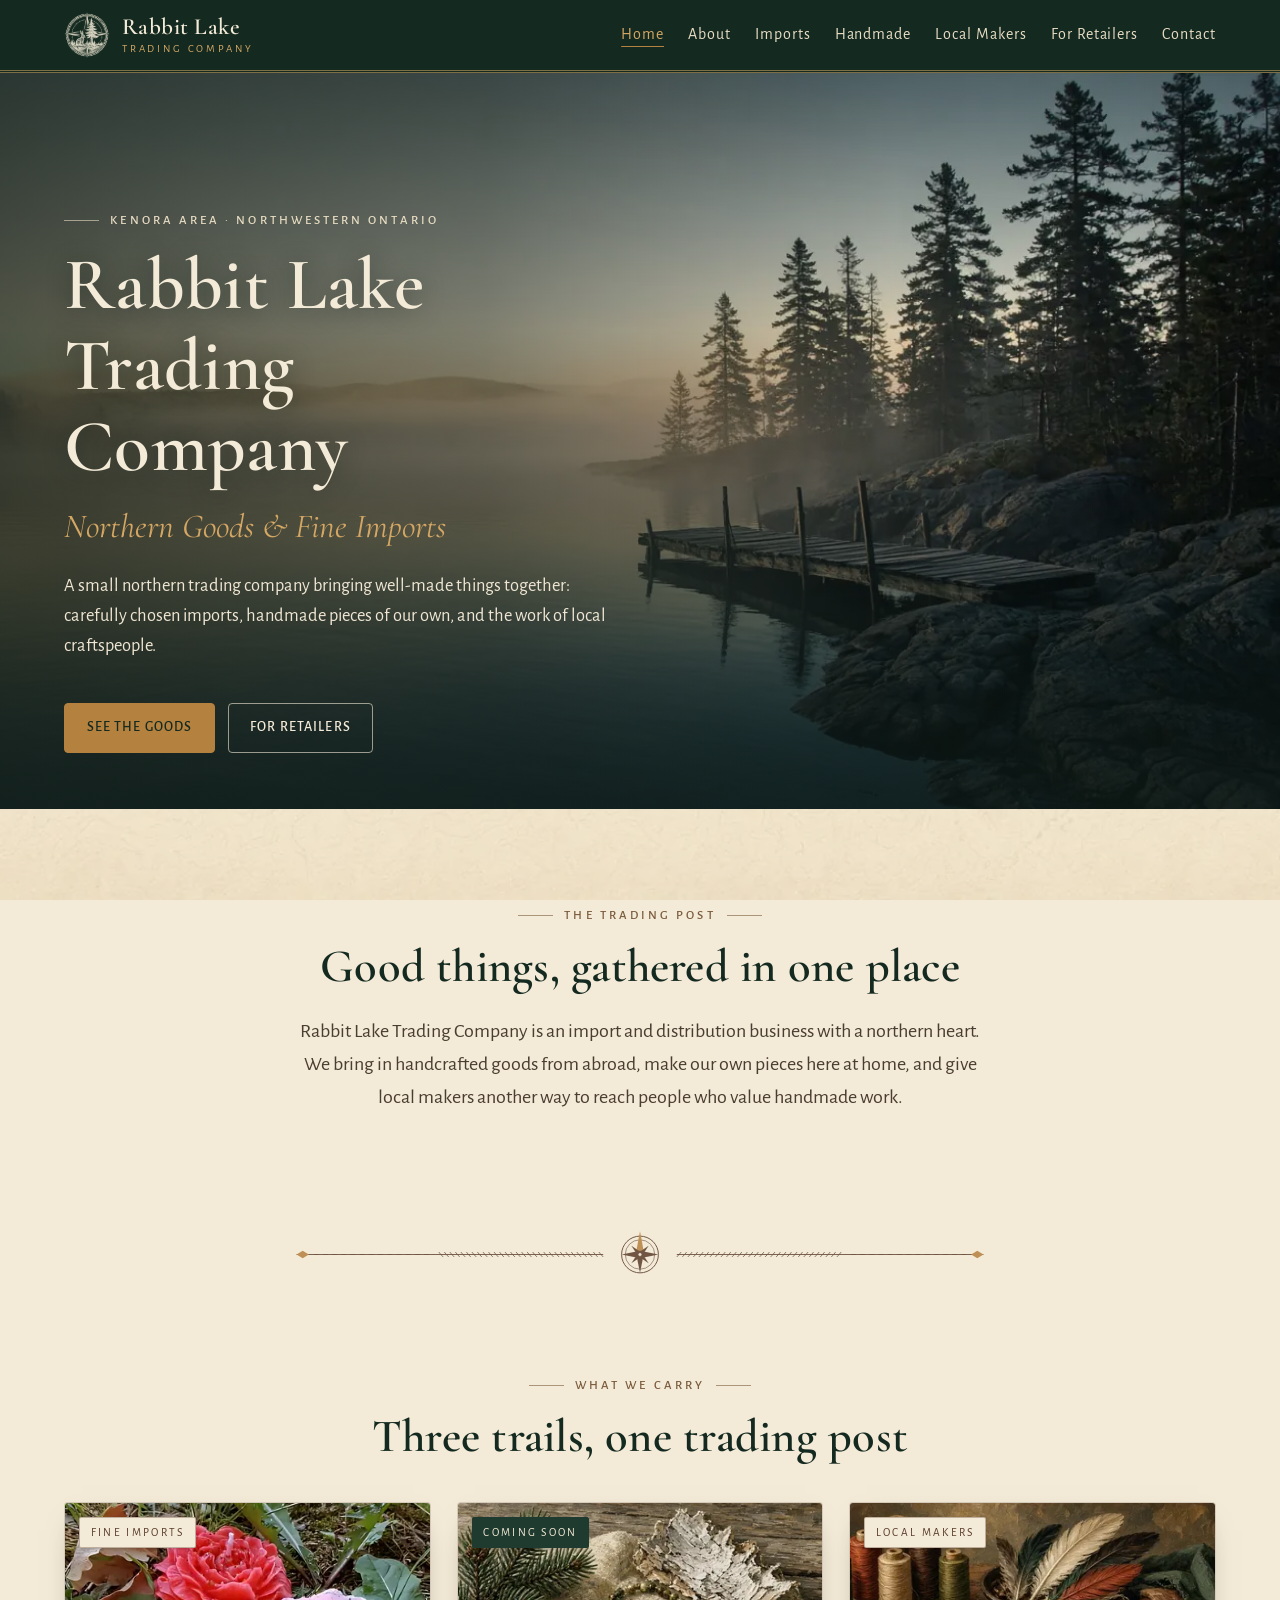
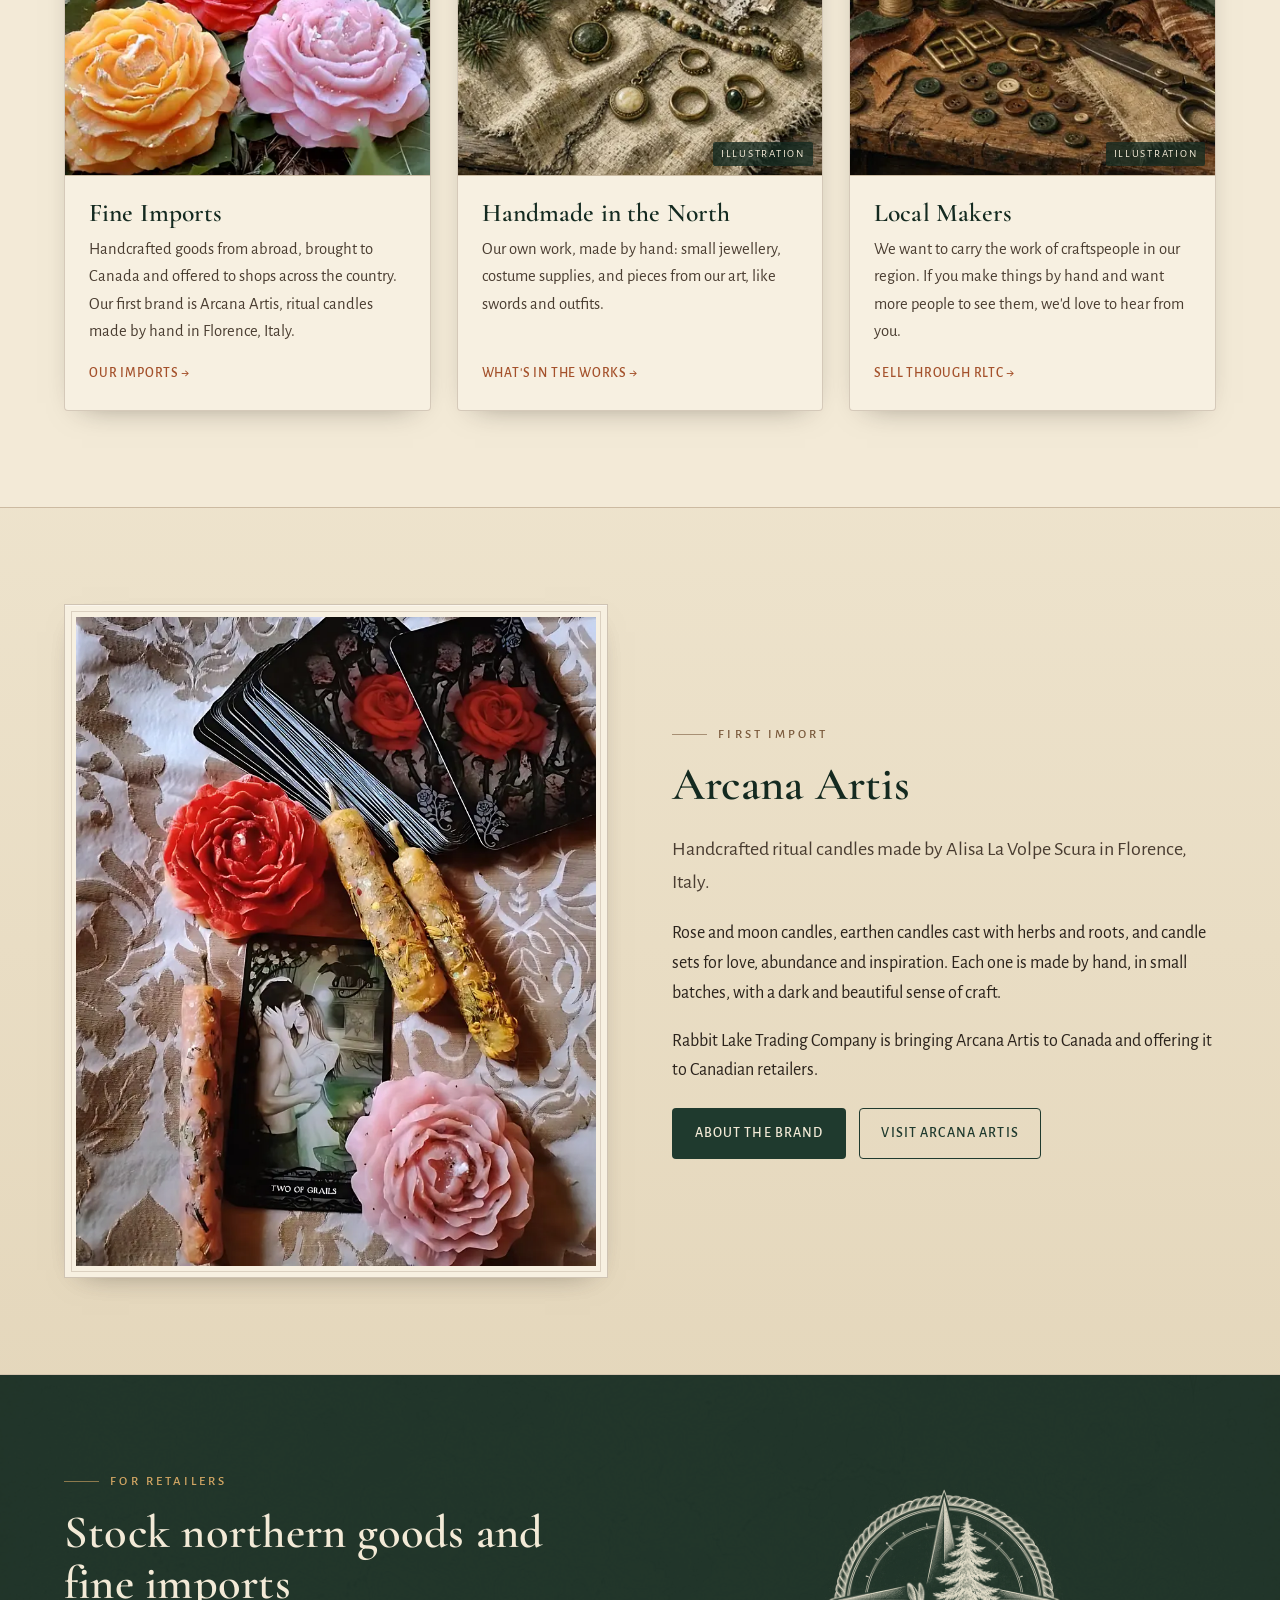
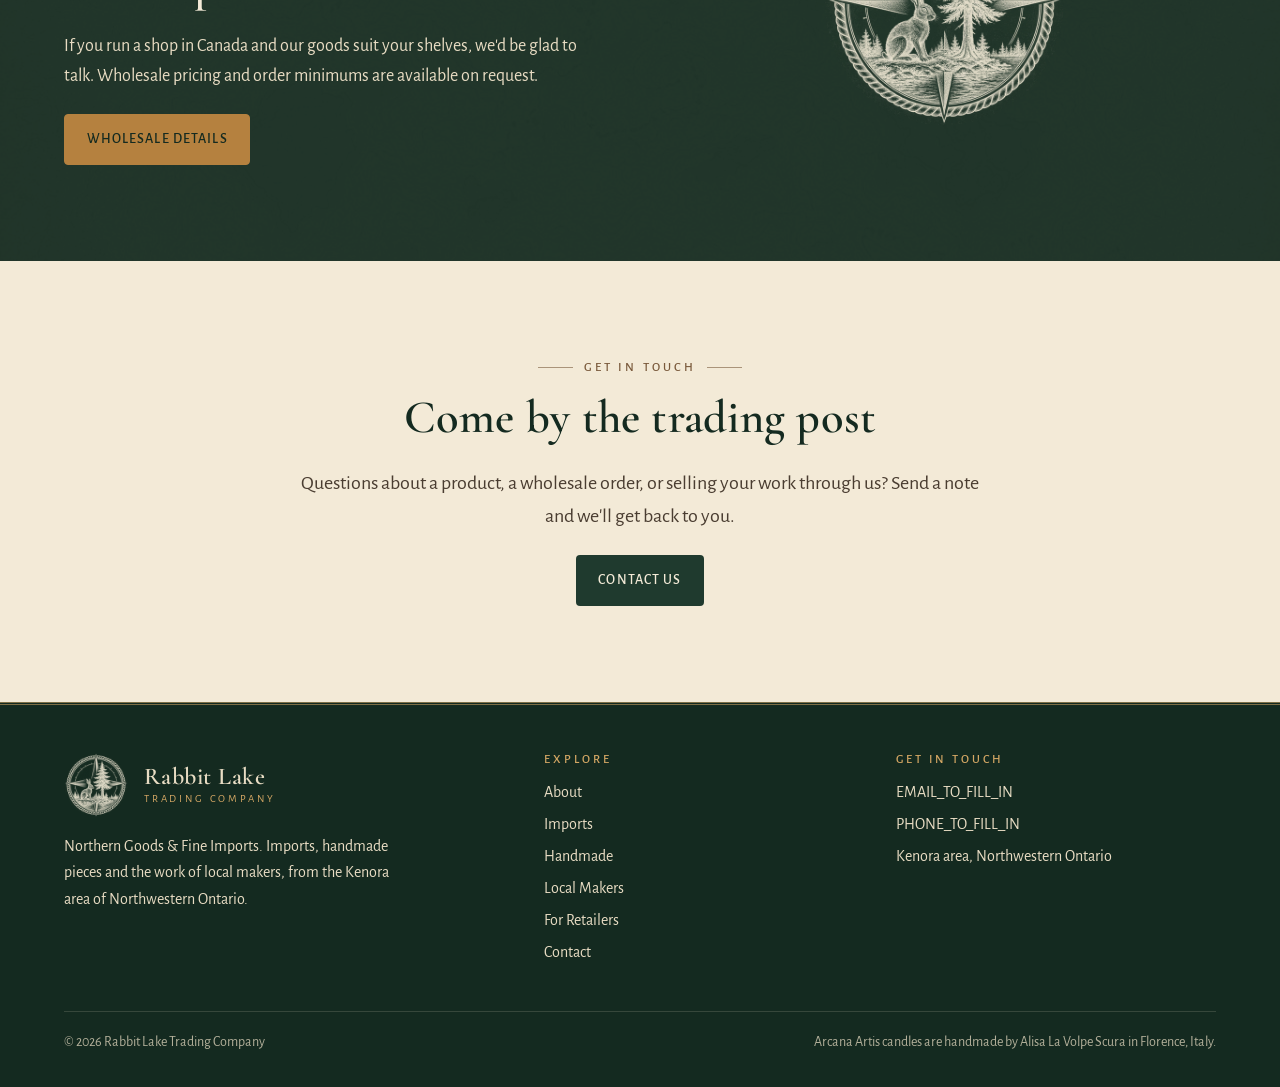
<file: index.html>
<!doctype html>
<html lang="en-CA" class="no-js">
<head>
<meta charset="utf-8">

<meta name="viewport" content="width=device-width, initial-scale=1">
<title>Rabbit Lake Trading Company | Northern Goods &amp; Fine Imports</title>
<meta name="description" content="Rabbit Lake Trading Company: northern goods and fine imports from the Kenora area of Northwestern Ontario. Imports, handmade goods and local makers, for retailers and customers across Canada.">
<link rel="canonical" href="https://keenanhutka.github.io/RLTC/">
<meta name="theme-color" content="#142a20">
<meta property="og:type" content="website">
<meta property="og:site_name" content="Rabbit Lake Trading Company">
<meta property="og:title" content="Rabbit Lake Trading Company | Northern Goods &amp; Fine Imports">
<meta property="og:description" content="Rabbit Lake Trading Company: northern goods and fine imports from the Kenora area of Northwestern Ontario. Imports, handmade goods and local makers, for retailers and customers across Canada.">
<meta property="og:url" content="https://keenanhutka.github.io/RLTC/">
<meta property="og:image" content="https://keenanhutka.github.io/RLTC/assets/img/og-image.jpg">
<meta property="og:image:width" content="1200">
<meta property="og:image:height" content="630">
<meta property="og:image:alt" content="Rabbit Lake Trading Company emblem over a misty northern lake at dawn">
<meta property="og:locale" content="en_CA">
<meta name="twitter:card" content="summary_large_image">
<link rel="icon" href="favicon.ico" sizes="any">
<link rel="icon" href="favicon-96.png" type="image/png" sizes="96x96">
<link rel="apple-touch-icon" href="apple-touch-icon.png">
<link rel="manifest" href="site.webmanifest">
<link rel="preload" href="assets/fonts/cormorant-garamond.woff2" as="font" type="font/woff2" crossorigin>
<link rel="preload" href="assets/fonts/alegreya-sans-regular.woff2" as="font" type="font/woff2" crossorigin>
<link rel="stylesheet" href="assets/css/style.css">
<script>document.documentElement.className="js";</script>
<script src="assets/js/main.js" defer></script>
</head>
<body>
<a class="skip" href="#main">Skip to content</a>
<header class="site-header">
  <div class="wrap">
    <a class="brand" href="index.html" aria-label="Rabbit Lake Trading Company, home">
      <picture><source srcset="assets/img/emblem-cream-160.webp" type="image/webp"><img src="assets/img/emblem-cream-160.png" alt="" width="46" height="46"></picture>
      <span class="brand-text"><span class="brand-name">Rabbit Lake</span><span class="brand-sub">Trading Company</span></span>
    </a>
    <button class="nav-toggle" type="button" aria-expanded="false" aria-controls="site-nav"><span class="bars" aria-hidden="true"></span>Menu</button>
    <nav class="site-nav" id="site-nav" aria-label="Main"><ul><li><a href="index.html" aria-current="page">Home</a></li><li><a href="about.html">About</a></li><li><a href="imports.html">Imports</a></li><li><a href="handmade.html">Handmade</a></li><li><a href="makers.html">Local Makers</a></li><li><a href="retailers.html">For Retailers</a></li><li><a href="contact.html">Contact</a></li></ul></nav>
  </div>
</header>
<main id="main">
<section class="hero">
  <picture>
    <source media="(max-width: 40rem)" srcset="assets/img/hero-lake-portrait.webp" type="image/webp">
    <source media="(max-width: 40rem)" srcset="assets/img/hero-lake-portrait.jpg">
    <source srcset="assets/img/hero-lake-960.webp 960w, assets/img/hero-lake.webp 1280w" sizes="100vw" type="image/webp">
    <img src="assets/img/hero-lake.jpg" srcset="assets/img/hero-lake-960.jpg 960w, assets/img/hero-lake.jpg 1280w" sizes="100vw" alt="" width="1280" height="720" fetchpriority="high">
  </picture>
  <div class="wrap hero-inner">
    <p class="eyebrow left">Kenora area &middot; Northwestern Ontario</p>
    <h1>Rabbit Lake Trading Company</h1>
    <p class="tagline">Northern Goods &amp; Fine Imports</p>
    <p class="intro">A small northern trading company bringing well-made things together: carefully chosen imports, handmade pieces of our own, and the work of local craftspeople.</p>
    <div class="btns">
      <a class="btn btn-brass" href="imports.html">See the goods</a>
      <a class="btn btn-ghost" href="retailers.html">For retailers</a>
    </div>
  </div>
</section>

<section class="section">
  <div class="wrap narrow center">
    <p class="eyebrow">The trading post</p>
    <h2>Good things, gathered in one place</h2>
    <p class="lead">Rabbit Lake Trading Company is an import and distribution business with a northern heart. We bring in handcrafted goods from abroad, make our own pieces here at home, and give local makers another way to reach people who value handmade work.</p>
  </div>
</section>

<img class="divider" src="assets/img/divider-compass.svg" alt="" width="1200" height="80" aria-hidden="true">

<section class="section">
  <div class="wrap">
    <div class="center narrow" style="margin-bottom:2.5rem">
      <p class="eyebrow">What we carry</p>
      <h2>Three trails, one trading post</h2>
    </div>
    <div class="grid grid-3">
      <article class="card">
        <div class="media"><picture><source srcset="assets/img/arcana-roses-outdoor-450.webp" type="image/webp"><img src="assets/img/arcana-roses-outdoor-450.jpg" alt="Arcana Artis rose candles in peach and pink, set among green leaves" width="450" height="450" loading="lazy" decoding="async"></picture></div>
        <span class="tag">Fine imports</span>
        <div class="body">
          <h3>Fine Imports</h3>
          <p>Handcrafted goods from abroad, brought to Canada and offered to shops across the country. Our first brand is Arcana Artis, ritual candles made by hand in Florence, Italy.</p>
          <a class="more" href="imports.html">Our imports</a>
        </div>
      </article>
      <article class="card">
        <div class="media"><picture><source srcset="assets/img/soon-jewelry-400.webp" type="image/webp"><img src="assets/img/soon-jewelry-400.jpg" alt="Illustration of handmade pendants and rings on rough linen with a pine bough" width="400" height="300" loading="lazy" decoding="async"></picture><span class="media-note">Illustration</span></div>
        <span class="tag soon">Coming soon</span>
        <div class="body">
          <h3>Handmade in the North</h3>
          <p>Our own work, made by hand: small jewellery, costume supplies, and pieces from our art, like swords and outfits.</p>
          <a class="more" href="handmade.html">What's in the works</a>
        </div>
      </article>
      <article class="card">
        <div class="media"><picture><source srcset="assets/img/soon-costume-400.webp" type="image/webp"><img src="assets/img/soon-costume-400.jpg" alt="Illustration of thread spools, feathers, buttons, buckles and fabric on a workbench" width="400" height="300" loading="lazy" decoding="async"></picture><span class="media-note">Illustration</span></div>
        <span class="tag">Local makers</span>
        <div class="body">
          <h3>Local Makers</h3>
          <p>We want to carry the work of craftspeople in our region. If you make things by hand and want more people to see them, we'd love to hear from you.</p>
          <a class="more" href="makers.html">Sell through RLTC</a>
        </div>
      </article>
    </div>
  </div>
</section>

<section class="section canvas-band">
  <div class="wrap split">
    <div class="frame">
      <picture><source srcset="assets/img/arcana-love-candles.webp" type="image/webp"><img src="assets/img/arcana-love-candles.jpg" alt="Arcana Artis rose candle and herb-rolled tapers arranged with tarot cards on an embroidered cloth" width="900" height="1125" loading="lazy" decoding="async"></picture>
    </div>
    <div>
      <p class="eyebrow left">First import</p>
      <h2>Arcana Artis</h2>
      <p class="lead">Handcrafted ritual candles made by Alisa La Volpe Scura in Florence, Italy.</p>
      <p>Rose and moon candles, earthen candles cast with herbs and roots, and candle sets for love, abundance and inspiration. Each one is made by hand, in small batches, with a dark and beautiful sense of craft.</p>
      <p>Rabbit Lake Trading Company is bringing Arcana Artis to Canada and offering it to Canadian retailers.</p>
      <div class="btns">
        <a class="btn btn-pine" href="imports.html">About the brand</a>
        <a class="btn btn-line" href="https://keenanhutka.github.io/Arcanaartis/" rel="noopener">Visit Arcana Artis</a>
      </div>
    </div>
  </div>
</section>

<section class="section pine-band">
  <div class="wrap split">
    <div>
      <p class="eyebrow left">For retailers</p>
      <h2>Stock northern goods and fine imports</h2>
      <p>If you run a shop in Canada and our goods suit your shelves, we'd be glad to talk. Wholesale pricing and order minimums are available on request.</p>
      <div class="btns"><a class="btn btn-brass" href="retailers.html">Wholesale details</a></div>
    </div>
    <div class="center"><picture><source srcset="assets/img/emblem-cream-512.webp" type="image/webp"><img class="emblem-float" src="assets/img/emblem-cream-512.png" alt="Rabbit Lake Trading Company emblem: a hare and a pine tree inside a compass rose" width="512" height="512" loading="lazy"></picture></div>
  </div>
</section>

<section class="section">
  <div class="wrap narrow center">
    <p class="eyebrow">Get in touch</p>
    <h2>Come by the trading post</h2>
    <p class="lead">Questions about a product, a wholesale order, or selling your work through us? Send a note and we'll get back to you.</p>
    <div class="btns" style="justify-content:center"><a class="btn btn-pine" href="contact.html">Contact us</a></div>
  </div>
</section>

</main>
<footer class="site-footer">
  <div class="wrap">
    <div class="footer-grid">
      <div>
        <div class="footer-brand">
          <picture><source srcset="assets/img/emblem-cream-160.webp" type="image/webp"><img src="assets/img/emblem-cream-160.png" alt="" width="64" height="64" loading="lazy"></picture>
          <div class="brand-text"><span class="brand-name">Rabbit Lake</span><span class="brand-sub">Trading Company</span></div>
        </div>
        <p style="margin-top:1rem;max-width:22rem">Northern Goods &amp; Fine Imports. Imports, handmade pieces and the work of local makers, from the Kenora area of Northwestern Ontario.</p>
      </div>
      <div>
        <h4>Explore</h4>
        <ul><li><a href="about.html">About</a></li><li><a href="imports.html">Imports</a></li><li><a href="handmade.html">Handmade</a></li><li><a href="makers.html">Local Makers</a></li><li><a href="retailers.html">For Retailers</a></li><li><a href="contact.html">Contact</a></li></ul>
      </div>
      <div>
        <h4>Get in touch</h4>
        <ul>
          <li><a href="mailto:EMAIL_TO_FILL_IN">EMAIL_TO_FILL_IN</a></li>
          <li>PHONE_TO_FILL_IN</li>
          <li>Kenora area, Northwestern Ontario</li>
        </ul>
      </div>
    </div>
    <div class="footer-base"><span>&copy; <span id="year">2026</span> Rabbit Lake Trading Company</span><span>Arcana Artis candles are handmade by Alisa La Volpe Scura in Florence, Italy.</span></div>
  </div>
</footer>
</body>
</html>
</file>
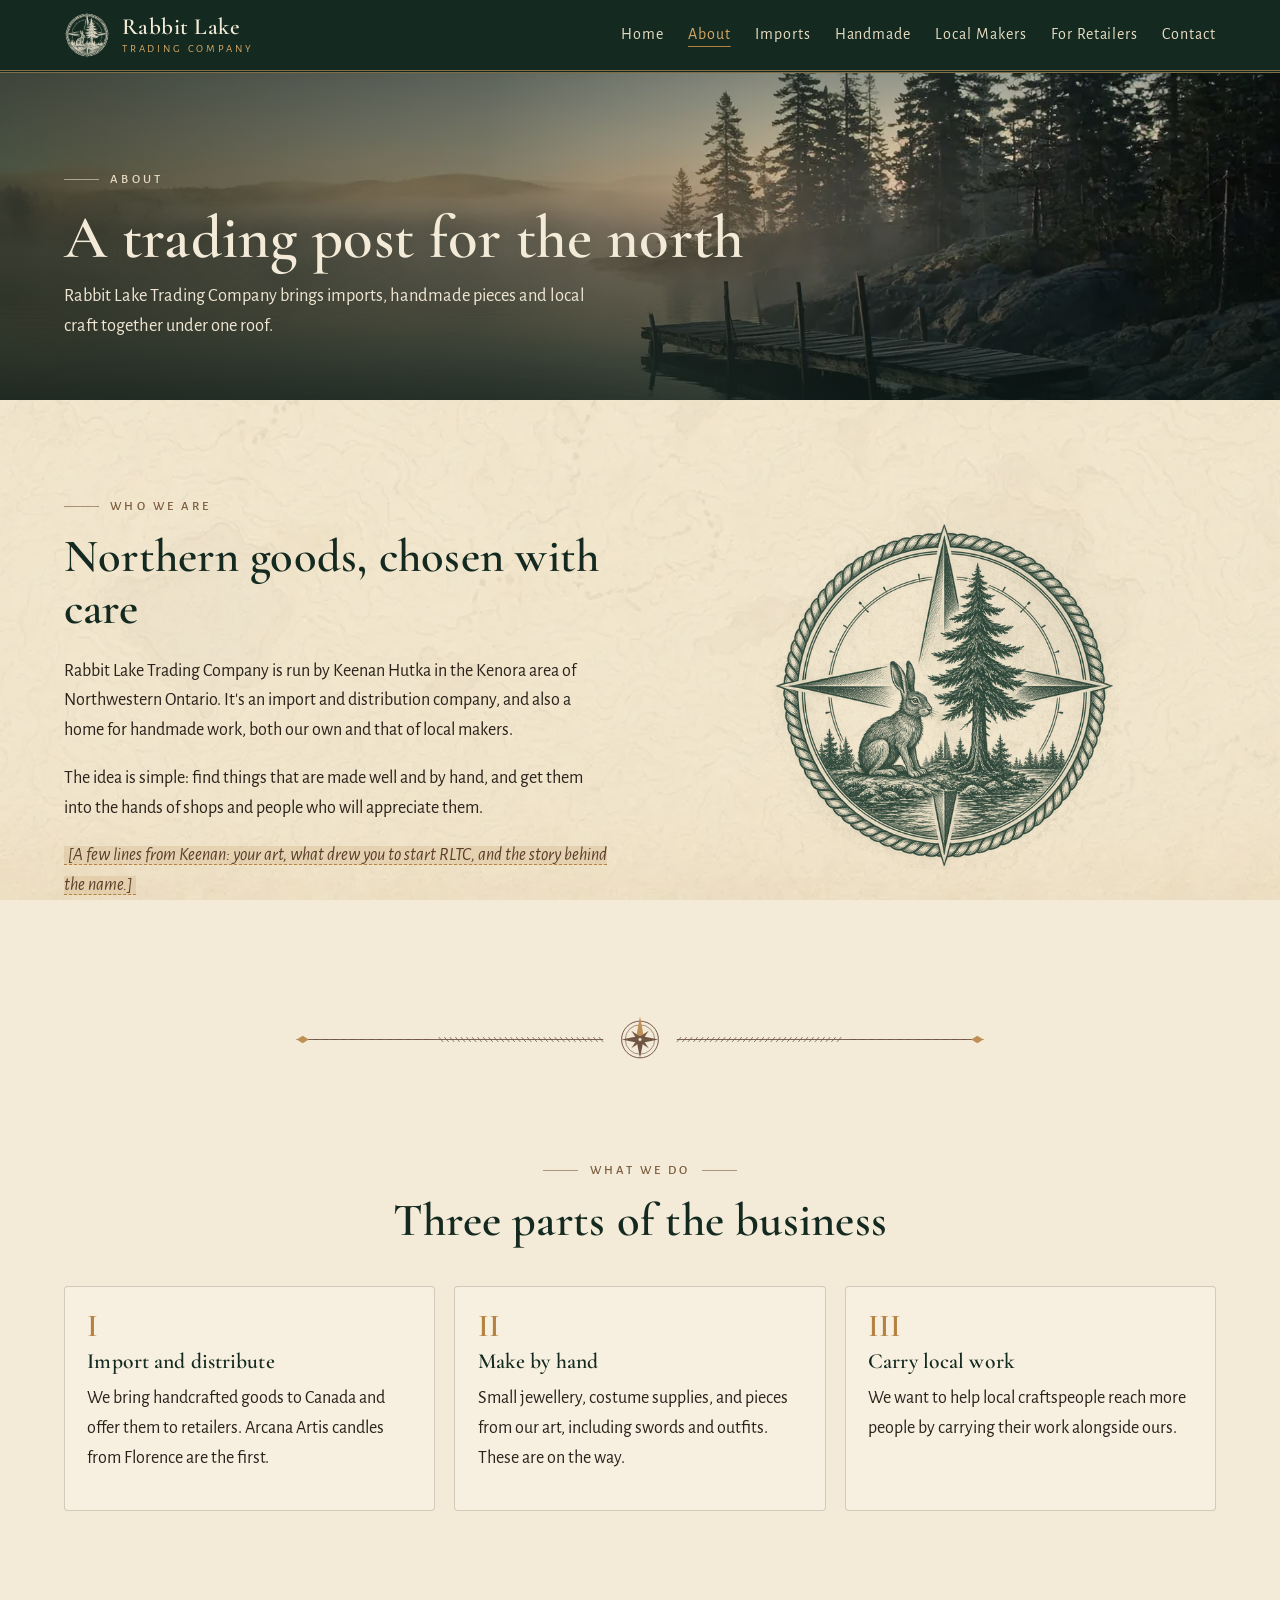
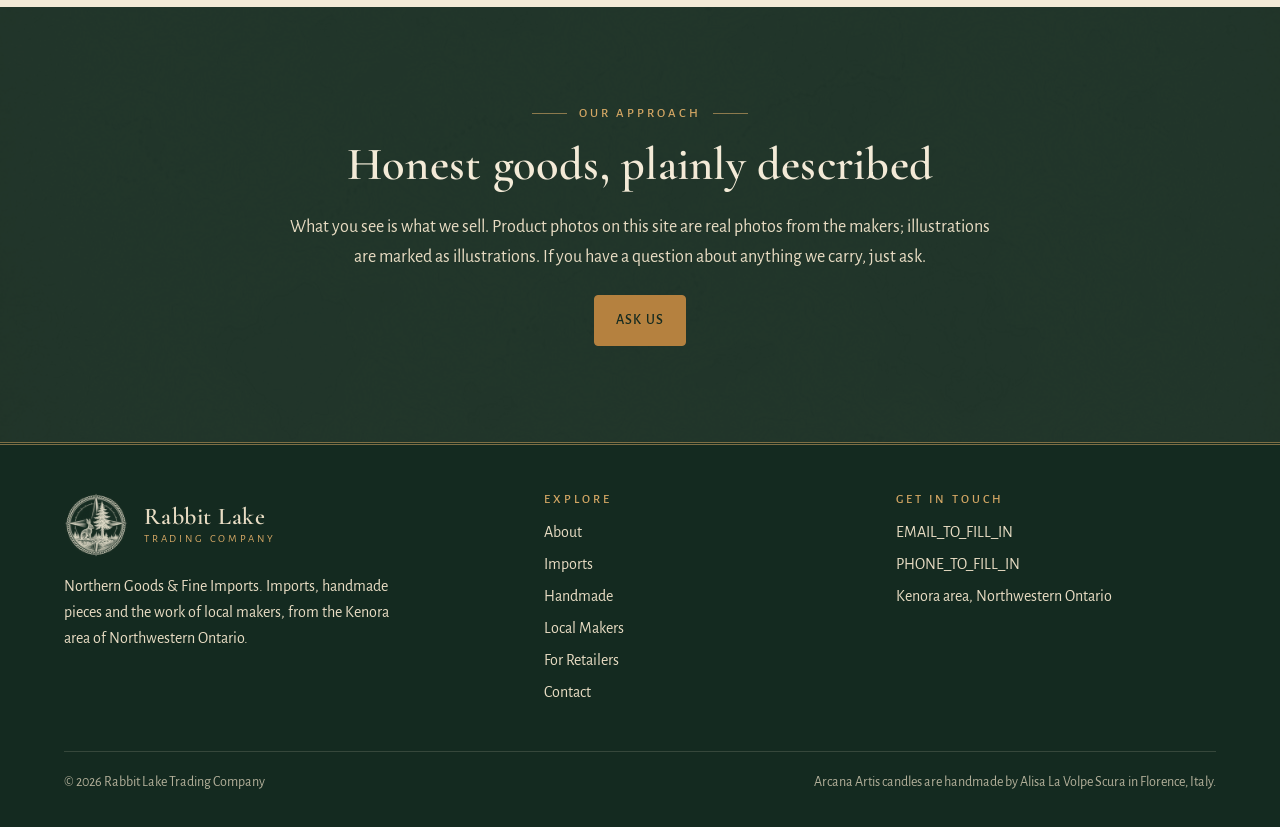
<file: about.html>
<!doctype html>
<html lang="en-CA" class="no-js">
<head>
<meta charset="utf-8">

<meta name="viewport" content="width=device-width, initial-scale=1">
<title>About | Rabbit Lake Trading Company</title>
<meta name="description" content="About Rabbit Lake Trading Company, an import and distribution company in the Kenora area of Northwestern Ontario carrying fine imports, handmade goods and local craft.">
<link rel="canonical" href="https://keenanhutka.github.io/RLTC/about.html">
<meta name="theme-color" content="#142a20">
<meta property="og:type" content="website">
<meta property="og:site_name" content="Rabbit Lake Trading Company">
<meta property="og:title" content="About | Rabbit Lake Trading Company">
<meta property="og:description" content="About Rabbit Lake Trading Company, an import and distribution company in the Kenora area of Northwestern Ontario carrying fine imports, handmade goods and local craft.">
<meta property="og:url" content="https://keenanhutka.github.io/RLTC/about.html">
<meta property="og:image" content="https://keenanhutka.github.io/RLTC/assets/img/og-image.jpg">
<meta property="og:image:width" content="1200">
<meta property="og:image:height" content="630">
<meta property="og:image:alt" content="Rabbit Lake Trading Company emblem over a misty northern lake at dawn">
<meta property="og:locale" content="en_CA">
<meta name="twitter:card" content="summary_large_image">
<link rel="icon" href="favicon.ico" sizes="any">
<link rel="icon" href="favicon-96.png" type="image/png" sizes="96x96">
<link rel="apple-touch-icon" href="apple-touch-icon.png">
<link rel="manifest" href="site.webmanifest">
<link rel="preload" href="assets/fonts/cormorant-garamond.woff2" as="font" type="font/woff2" crossorigin>
<link rel="preload" href="assets/fonts/alegreya-sans-regular.woff2" as="font" type="font/woff2" crossorigin>
<link rel="stylesheet" href="assets/css/style.css">
<script>document.documentElement.className="js";</script>
<script src="assets/js/main.js" defer></script>
</head>
<body>
<a class="skip" href="#main">Skip to content</a>
<header class="site-header">
  <div class="wrap">
    <a class="brand" href="index.html" aria-label="Rabbit Lake Trading Company, home">
      <picture><source srcset="assets/img/emblem-cream-160.webp" type="image/webp"><img src="assets/img/emblem-cream-160.png" alt="" width="46" height="46"></picture>
      <span class="brand-text"><span class="brand-name">Rabbit Lake</span><span class="brand-sub">Trading Company</span></span>
    </a>
    <button class="nav-toggle" type="button" aria-expanded="false" aria-controls="site-nav"><span class="bars" aria-hidden="true"></span>Menu</button>
    <nav class="site-nav" id="site-nav" aria-label="Main"><ul><li><a href="index.html">Home</a></li><li><a href="about.html" aria-current="page">About</a></li><li><a href="imports.html">Imports</a></li><li><a href="handmade.html">Handmade</a></li><li><a href="makers.html">Local Makers</a></li><li><a href="retailers.html">For Retailers</a></li><li><a href="contact.html">Contact</a></li></ul></nav>
  </div>
</header>
<main id="main">
<section class="hero small">
  <picture><source srcset="assets/img/hero-lake.webp" type="image/webp"><img src="assets/img/hero-lake.jpg" alt="" width="1280" height="720" fetchpriority="high"></picture>
  <div class="wrap hero-inner">
    <p class="eyebrow left">About</p>
    <h1>A trading post for the north</h1>
    <p class="intro">Rabbit Lake Trading Company brings imports, handmade pieces and local craft together under one roof.</p>
  </div>
</section>
<section class="section">
  <div class="wrap split">
    <div>
      <p class="eyebrow left">Who we are</p>
      <h2>Northern goods, chosen with care</h2>
      <p>Rabbit Lake Trading Company is run by Keenan Hutka in the Kenora area of Northwestern Ontario. It's an import and distribution company, and also a home for handmade work, both our own and that of local makers.</p>
      <p>The idea is simple: find things that are made well and by hand, and get them into the hands of shops and people who will appreciate them.</p>
      <p><span class="placeholder">[A few lines from Keenan: your art, what drew you to start RLTC, and the story behind the name.]</span></p>
    </div>
    <div class="center"><picture><source srcset="assets/img/emblem-green-512.webp" type="image/webp"><img class="emblem-float" style="width:min(22rem,80%)" src="assets/img/emblem-green-512.png" alt="Rabbit Lake Trading Company emblem: a hare and a pine tree inside a compass rose" width="512" height="512" loading="lazy"></picture></div>
  </div>
</section>

<img class="divider" src="assets/img/divider-compass.svg" alt="" width="1200" height="80" aria-hidden="true">

<section class="section">
  <div class="wrap">
    <div class="center narrow" style="margin-bottom:2.5rem">
      <p class="eyebrow">What we do</p>
      <h2>Three parts of the business</h2>
    </div>
    <ol class="steps">
      <li><h3>Import and distribute</h3><p>We bring handcrafted goods to Canada and offer them to retailers. Arcana Artis candles from Florence are the first.</p></li>
      <li><h3>Make by hand</h3><p>Small jewellery, costume supplies, and pieces from our art, including swords and outfits. These are on the way.</p></li>
      <li><h3>Carry local work</h3><p>We want to help local craftspeople reach more people by carrying their work alongside ours.</p></li>
    </ol>
  </div>
</section>

<section class="section pine-band">
  <div class="wrap narrow center">
    <p class="eyebrow">Our approach</p>
    <h2>Honest goods, plainly described</h2>
    <p>What you see is what we sell. Product photos on this site are real photos from the makers; illustrations are marked as illustrations. If you have a question about anything we carry, just ask.</p>
    <div class="btns" style="justify-content:center"><a class="btn btn-brass" href="contact.html">Ask us</a></div>
  </div>
</section>

</main>
<footer class="site-footer">
  <div class="wrap">
    <div class="footer-grid">
      <div>
        <div class="footer-brand">
          <picture><source srcset="assets/img/emblem-cream-160.webp" type="image/webp"><img src="assets/img/emblem-cream-160.png" alt="" width="64" height="64" loading="lazy"></picture>
          <div class="brand-text"><span class="brand-name">Rabbit Lake</span><span class="brand-sub">Trading Company</span></div>
        </div>
        <p style="margin-top:1rem;max-width:22rem">Northern Goods &amp; Fine Imports. Imports, handmade pieces and the work of local makers, from the Kenora area of Northwestern Ontario.</p>
      </div>
      <div>
        <h4>Explore</h4>
        <ul><li><a href="about.html">About</a></li><li><a href="imports.html">Imports</a></li><li><a href="handmade.html">Handmade</a></li><li><a href="makers.html">Local Makers</a></li><li><a href="retailers.html">For Retailers</a></li><li><a href="contact.html">Contact</a></li></ul>
      </div>
      <div>
        <h4>Get in touch</h4>
        <ul>
          <li><a href="mailto:EMAIL_TO_FILL_IN">EMAIL_TO_FILL_IN</a></li>
          <li>PHONE_TO_FILL_IN</li>
          <li>Kenora area, Northwestern Ontario</li>
        </ul>
      </div>
    </div>
    <div class="footer-base"><span>&copy; <span id="year">2026</span> Rabbit Lake Trading Company</span><span>Arcana Artis candles are handmade by Alisa La Volpe Scura in Florence, Italy.</span></div>
  </div>
</footer>
</body>
</html>
</file>
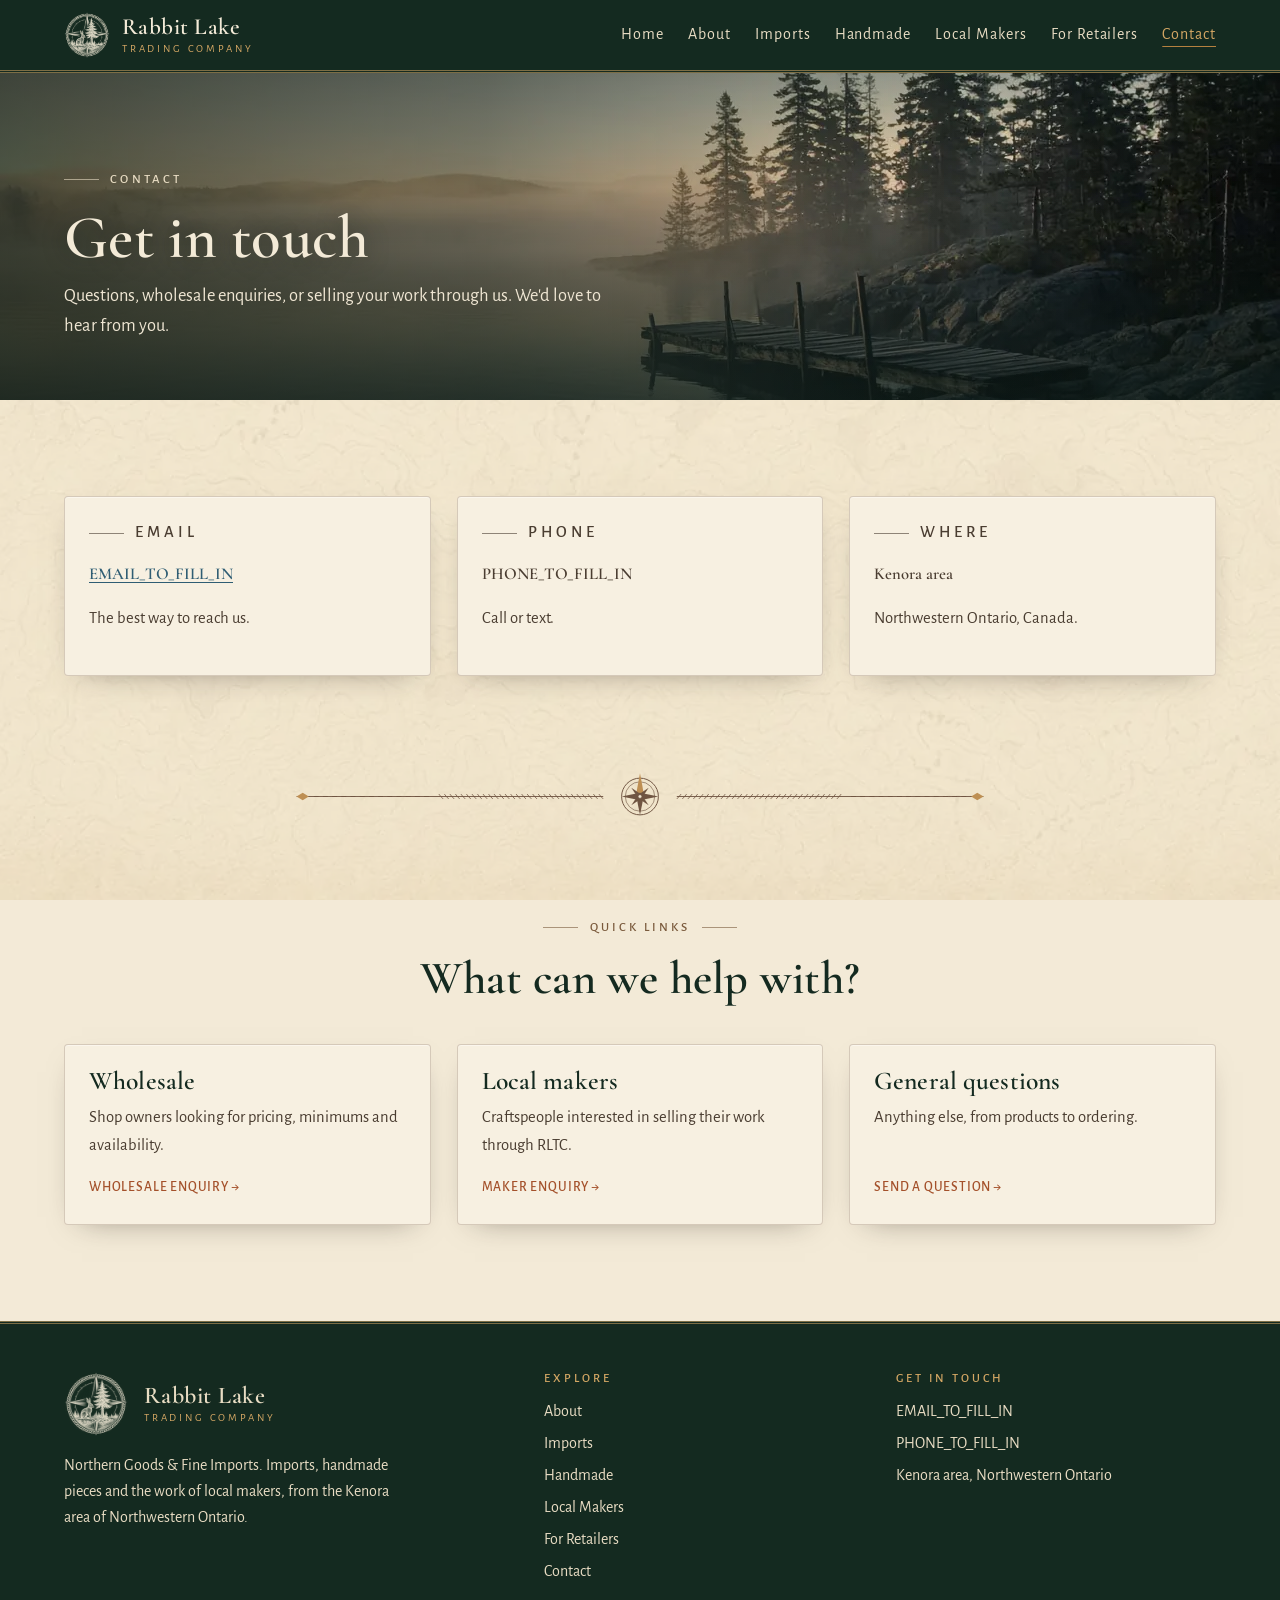
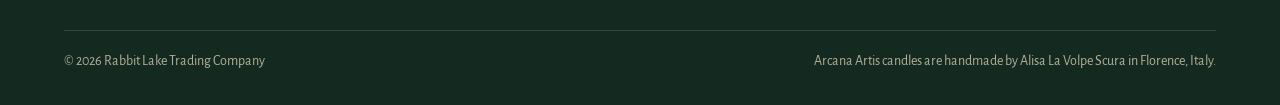
<file: contact.html>
<!doctype html>
<html lang="en-CA" class="no-js">
<head>
<meta charset="utf-8">

<meta name="viewport" content="width=device-width, initial-scale=1">
<title>Contact | Rabbit Lake Trading Company</title>
<meta name="description" content="Contact Rabbit Lake Trading Company for wholesale enquiries, local maker enquiries and general questions.">
<link rel="canonical" href="https://keenanhutka.github.io/RLTC/contact.html">
<meta name="theme-color" content="#142a20">
<meta property="og:type" content="website">
<meta property="og:site_name" content="Rabbit Lake Trading Company">
<meta property="og:title" content="Contact | Rabbit Lake Trading Company">
<meta property="og:description" content="Contact Rabbit Lake Trading Company for wholesale enquiries, local maker enquiries and general questions.">
<meta property="og:url" content="https://keenanhutka.github.io/RLTC/contact.html">
<meta property="og:image" content="https://keenanhutka.github.io/RLTC/assets/img/og-image.jpg">
<meta property="og:image:width" content="1200">
<meta property="og:image:height" content="630">
<meta property="og:image:alt" content="Rabbit Lake Trading Company emblem over a misty northern lake at dawn">
<meta property="og:locale" content="en_CA">
<meta name="twitter:card" content="summary_large_image">
<link rel="icon" href="favicon.ico" sizes="any">
<link rel="icon" href="favicon-96.png" type="image/png" sizes="96x96">
<link rel="apple-touch-icon" href="apple-touch-icon.png">
<link rel="manifest" href="site.webmanifest">
<link rel="preload" href="assets/fonts/cormorant-garamond.woff2" as="font" type="font/woff2" crossorigin>
<link rel="preload" href="assets/fonts/alegreya-sans-regular.woff2" as="font" type="font/woff2" crossorigin>
<link rel="stylesheet" href="assets/css/style.css">
<script>document.documentElement.className="js";</script>
<script src="assets/js/main.js" defer></script>
</head>
<body>
<a class="skip" href="#main">Skip to content</a>
<header class="site-header">
  <div class="wrap">
    <a class="brand" href="index.html" aria-label="Rabbit Lake Trading Company, home">
      <picture><source srcset="assets/img/emblem-cream-160.webp" type="image/webp"><img src="assets/img/emblem-cream-160.png" alt="" width="46" height="46"></picture>
      <span class="brand-text"><span class="brand-name">Rabbit Lake</span><span class="brand-sub">Trading Company</span></span>
    </a>
    <button class="nav-toggle" type="button" aria-expanded="false" aria-controls="site-nav"><span class="bars" aria-hidden="true"></span>Menu</button>
    <nav class="site-nav" id="site-nav" aria-label="Main"><ul><li><a href="index.html">Home</a></li><li><a href="about.html">About</a></li><li><a href="imports.html">Imports</a></li><li><a href="handmade.html">Handmade</a></li><li><a href="makers.html">Local Makers</a></li><li><a href="retailers.html">For Retailers</a></li><li><a href="contact.html" aria-current="page">Contact</a></li></ul></nav>
  </div>
</header>
<main id="main">
<section class="hero small">
  <picture><source srcset="assets/img/hero-lake.webp" type="image/webp"><img src="assets/img/hero-lake.jpg" alt="" width="1280" height="720" fetchpriority="high"></picture>
  <div class="wrap hero-inner">
    <p class="eyebrow left">Contact</p>
    <h1>Get in touch</h1>
    <p class="intro">Questions, wholesale enquiries, or selling your work through us. We'd love to hear from you.</p>
  </div>
</section>
<section class="section">
  <div class="wrap">
    <div class="grid grid-3 contact-cards">
      <article class="card"><div class="body">
        <p class="eyebrow left">Email</p>
        <p class="contact-line"><a href="mailto:EMAIL_TO_FILL_IN">EMAIL_TO_FILL_IN</a></p>
        <p class="note">The best way to reach us.</p>
      </div></article>
      <article class="card"><div class="body">
        <p class="eyebrow left">Phone</p>
        <p class="contact-line">PHONE_TO_FILL_IN</p>
        <p class="note">Call or text.</p>
      </div></article>
      <article class="card"><div class="body">
        <p class="eyebrow left">Where</p>
        <p class="contact-line">Kenora area</p>
        <p class="note">Northwestern Ontario, Canada.</p>
      </div></article>
    </div>
  </div>
</section>

<img class="divider" src="assets/img/divider-compass.svg" alt="" width="1200" height="80" aria-hidden="true">

<section class="section">
  <div class="wrap">
    <div class="center narrow" style="margin-bottom:2.5rem">
      <p class="eyebrow">Quick links</p>
      <h2>What can we help with?</h2>
    </div>
    <div class="grid grid-3">
      <article class="card"><div class="body"><h3>Wholesale</h3><p>Shop owners looking for pricing, minimums and availability.</p><a class="more" href="mailto:EMAIL_TO_FILL_IN?subject=Wholesale%20enquiry">Wholesale enquiry</a></div></article>
      <article class="card"><div class="body"><h3>Local makers</h3><p>Craftspeople interested in selling their work through RLTC.</p><a class="more" href="mailto:EMAIL_TO_FILL_IN?subject=Local%20maker%20enquiry">Maker enquiry</a></div></article>
      <article class="card"><div class="body"><h3>General questions</h3><p>Anything else, from products to ordering.</p><a class="more" href="mailto:EMAIL_TO_FILL_IN?subject=Question%20for%20RLTC">Send a question</a></div></article>
    </div>
  </div>
</section>

</main>
<footer class="site-footer">
  <div class="wrap">
    <div class="footer-grid">
      <div>
        <div class="footer-brand">
          <picture><source srcset="assets/img/emblem-cream-160.webp" type="image/webp"><img src="assets/img/emblem-cream-160.png" alt="" width="64" height="64" loading="lazy"></picture>
          <div class="brand-text"><span class="brand-name">Rabbit Lake</span><span class="brand-sub">Trading Company</span></div>
        </div>
        <p style="margin-top:1rem;max-width:22rem">Northern Goods &amp; Fine Imports. Imports, handmade pieces and the work of local makers, from the Kenora area of Northwestern Ontario.</p>
      </div>
      <div>
        <h4>Explore</h4>
        <ul><li><a href="about.html">About</a></li><li><a href="imports.html">Imports</a></li><li><a href="handmade.html">Handmade</a></li><li><a href="makers.html">Local Makers</a></li><li><a href="retailers.html">For Retailers</a></li><li><a href="contact.html">Contact</a></li></ul>
      </div>
      <div>
        <h4>Get in touch</h4>
        <ul>
          <li><a href="mailto:EMAIL_TO_FILL_IN">EMAIL_TO_FILL_IN</a></li>
          <li>PHONE_TO_FILL_IN</li>
          <li>Kenora area, Northwestern Ontario</li>
        </ul>
      </div>
    </div>
    <div class="footer-base"><span>&copy; <span id="year">2026</span> Rabbit Lake Trading Company</span><span>Arcana Artis candles are handmade by Alisa La Volpe Scura in Florence, Italy.</span></div>
  </div>
</footer>
</body>
</html>
</file>
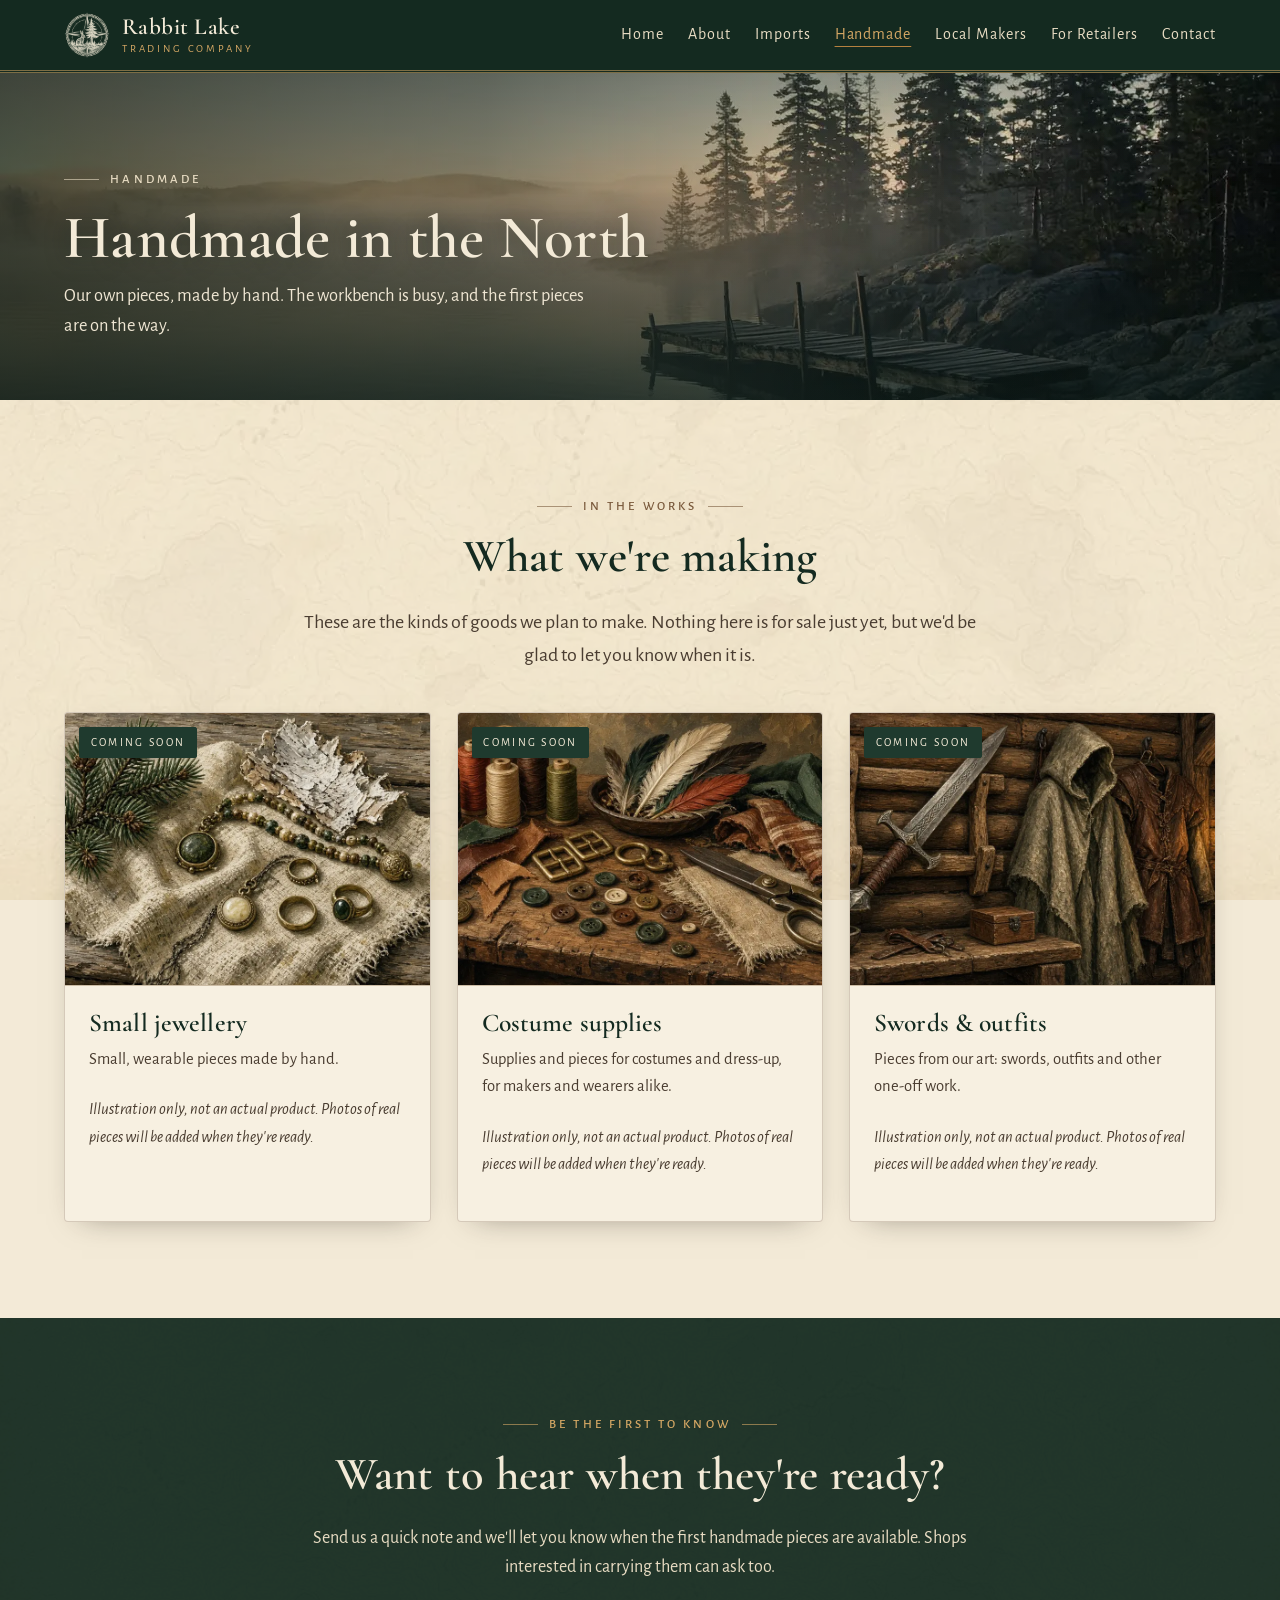
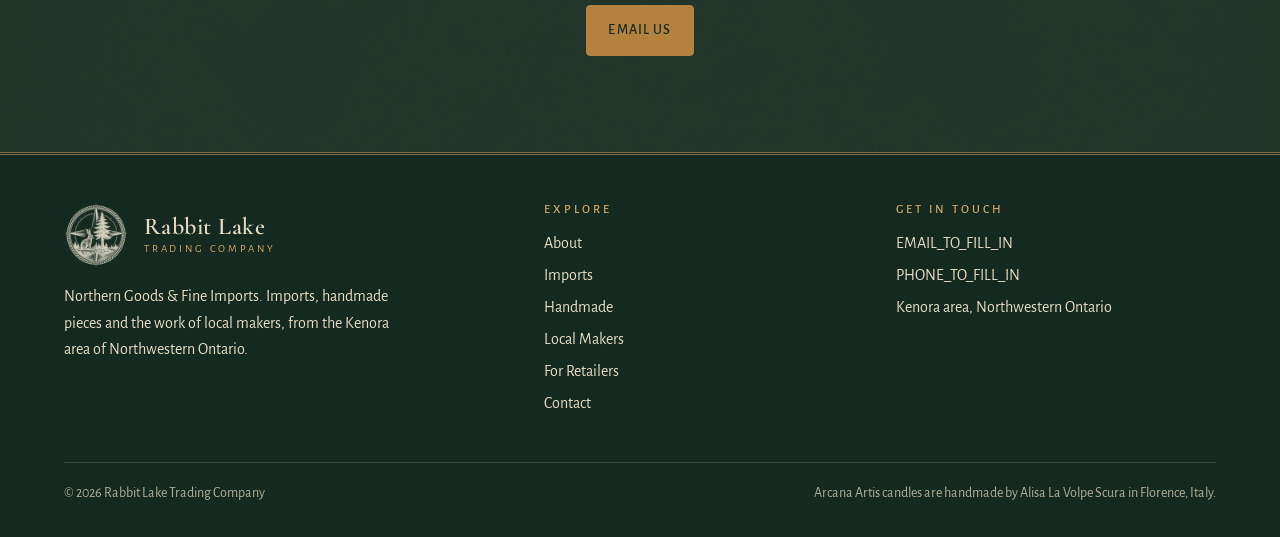
<file: handmade.html>
<!doctype html>
<html lang="en-CA" class="no-js">
<head>
<meta charset="utf-8">

<meta name="viewport" content="width=device-width, initial-scale=1">
<title>Handmade | Rabbit Lake Trading Company</title>
<meta name="description" content="Handmade goods from Rabbit Lake Trading Company, coming soon: small jewellery, costume supplies, and swords and outfits from our art.">
<link rel="canonical" href="https://keenanhutka.github.io/RLTC/handmade.html">
<meta name="theme-color" content="#142a20">
<meta property="og:type" content="website">
<meta property="og:site_name" content="Rabbit Lake Trading Company">
<meta property="og:title" content="Handmade | Rabbit Lake Trading Company">
<meta property="og:description" content="Handmade goods from Rabbit Lake Trading Company, coming soon: small jewellery, costume supplies, and swords and outfits from our art.">
<meta property="og:url" content="https://keenanhutka.github.io/RLTC/handmade.html">
<meta property="og:image" content="https://keenanhutka.github.io/RLTC/assets/img/og-image.jpg">
<meta property="og:image:width" content="1200">
<meta property="og:image:height" content="630">
<meta property="og:image:alt" content="Rabbit Lake Trading Company emblem over a misty northern lake at dawn">
<meta property="og:locale" content="en_CA">
<meta name="twitter:card" content="summary_large_image">
<link rel="icon" href="favicon.ico" sizes="any">
<link rel="icon" href="favicon-96.png" type="image/png" sizes="96x96">
<link rel="apple-touch-icon" href="apple-touch-icon.png">
<link rel="manifest" href="site.webmanifest">
<link rel="preload" href="assets/fonts/cormorant-garamond.woff2" as="font" type="font/woff2" crossorigin>
<link rel="preload" href="assets/fonts/alegreya-sans-regular.woff2" as="font" type="font/woff2" crossorigin>
<link rel="stylesheet" href="assets/css/style.css">
<script>document.documentElement.className="js";</script>
<script src="assets/js/main.js" defer></script>
</head>
<body>
<a class="skip" href="#main">Skip to content</a>
<header class="site-header">
  <div class="wrap">
    <a class="brand" href="index.html" aria-label="Rabbit Lake Trading Company, home">
      <picture><source srcset="assets/img/emblem-cream-160.webp" type="image/webp"><img src="assets/img/emblem-cream-160.png" alt="" width="46" height="46"></picture>
      <span class="brand-text"><span class="brand-name">Rabbit Lake</span><span class="brand-sub">Trading Company</span></span>
    </a>
    <button class="nav-toggle" type="button" aria-expanded="false" aria-controls="site-nav"><span class="bars" aria-hidden="true"></span>Menu</button>
    <nav class="site-nav" id="site-nav" aria-label="Main"><ul><li><a href="index.html">Home</a></li><li><a href="about.html">About</a></li><li><a href="imports.html">Imports</a></li><li><a href="handmade.html" aria-current="page">Handmade</a></li><li><a href="makers.html">Local Makers</a></li><li><a href="retailers.html">For Retailers</a></li><li><a href="contact.html">Contact</a></li></ul></nav>
  </div>
</header>
<main id="main">
<section class="hero small">
  <picture><source srcset="assets/img/hero-lake.webp" type="image/webp"><img src="assets/img/hero-lake.jpg" alt="" width="1280" height="720" fetchpriority="high"></picture>
  <div class="wrap hero-inner">
    <p class="eyebrow left">Handmade</p>
    <h1>Handmade in the North</h1>
    <p class="intro">Our own pieces, made by hand. The workbench is busy, and the first pieces are on the way.</p>
  </div>
</section>
<section class="section">
  <div class="wrap">
    <div class="center narrow" style="margin-bottom:2.5rem">
      <p class="eyebrow">In the works</p>
      <h2>What we're making</h2>
      <p class="lead">These are the kinds of goods we plan to make. Nothing here is for sale just yet, but we'd be glad to let you know when it is.</p>
    </div>
    <div class="grid grid-3">
      <article class="card">
        <div class="media"><picture><source srcset="assets/img/soon-jewelry.webp" type="image/webp"><img src="assets/img/soon-jewelry.jpg" alt="Illustration of handmade pendants and rings on rough linen with a pine bough" width="800" height="600" loading="lazy" decoding="async"></picture></div>
        <span class="tag soon">Coming soon</span>
        <div class="body"><h3>Small jewellery</h3><p>Small, wearable pieces made by hand.</p><p class="caption">Illustration only, not an actual product. Photos of real pieces will be added when they're ready.</p></div>
      </article>
      <article class="card">
        <div class="media"><picture><source srcset="assets/img/soon-costume.webp" type="image/webp"><img src="assets/img/soon-costume.jpg" alt="Illustration of thread spools, feathers, buttons, buckles and fabric on a workbench" width="800" height="600" loading="lazy" decoding="async"></picture></div>
        <span class="tag soon">Coming soon</span>
        <div class="body"><h3>Costume supplies</h3><p>Supplies and pieces for costumes and dress-up, for makers and wearers alike.</p><p class="caption">Illustration only, not an actual product. Photos of real pieces will be added when they're ready.</p></div>
      </article>
      <article class="card">
        <div class="media"><picture><source srcset="assets/img/soon-swords-outfits.webp" type="image/webp"><img src="assets/img/soon-swords-outfits.jpg" alt="Illustration of a sword, a hooded cloak and a tunic hanging in a log cabin" width="800" height="600" loading="lazy" decoding="async"></picture></div>
        <span class="tag soon">Coming soon</span>
        <div class="body"><h3>Swords &amp; outfits</h3><p>Pieces from our art: swords, outfits and other one-off work.</p><p class="caption">Illustration only, not an actual product. Photos of real pieces will be added when they're ready.</p></div>
      </article>
    </div>
  </div>
</section>

<section class="section pine-band">
  <div class="wrap narrow center">
    <p class="eyebrow">Be the first to know</p>
    <h2>Want to hear when they're ready?</h2>
    <p>Send us a quick note and we'll let you know when the first handmade pieces are available. Shops interested in carrying them can ask too.</p>
    <div class="btns" style="justify-content:center"><a class="btn btn-brass" href="mailto:EMAIL_TO_FILL_IN?subject=Handmade%20goods%20from%20RLTC">Email us</a></div>
  </div>
</section>

</main>
<footer class="site-footer">
  <div class="wrap">
    <div class="footer-grid">
      <div>
        <div class="footer-brand">
          <picture><source srcset="assets/img/emblem-cream-160.webp" type="image/webp"><img src="assets/img/emblem-cream-160.png" alt="" width="64" height="64" loading="lazy"></picture>
          <div class="brand-text"><span class="brand-name">Rabbit Lake</span><span class="brand-sub">Trading Company</span></div>
        </div>
        <p style="margin-top:1rem;max-width:22rem">Northern Goods &amp; Fine Imports. Imports, handmade pieces and the work of local makers, from the Kenora area of Northwestern Ontario.</p>
      </div>
      <div>
        <h4>Explore</h4>
        <ul><li><a href="about.html">About</a></li><li><a href="imports.html">Imports</a></li><li><a href="handmade.html">Handmade</a></li><li><a href="makers.html">Local Makers</a></li><li><a href="retailers.html">For Retailers</a></li><li><a href="contact.html">Contact</a></li></ul>
      </div>
      <div>
        <h4>Get in touch</h4>
        <ul>
          <li><a href="mailto:EMAIL_TO_FILL_IN">EMAIL_TO_FILL_IN</a></li>
          <li>PHONE_TO_FILL_IN</li>
          <li>Kenora area, Northwestern Ontario</li>
        </ul>
      </div>
    </div>
    <div class="footer-base"><span>&copy; <span id="year">2026</span> Rabbit Lake Trading Company</span><span>Arcana Artis candles are handmade by Alisa La Volpe Scura in Florence, Italy.</span></div>
  </div>
</footer>
</body>
</html>
</file>
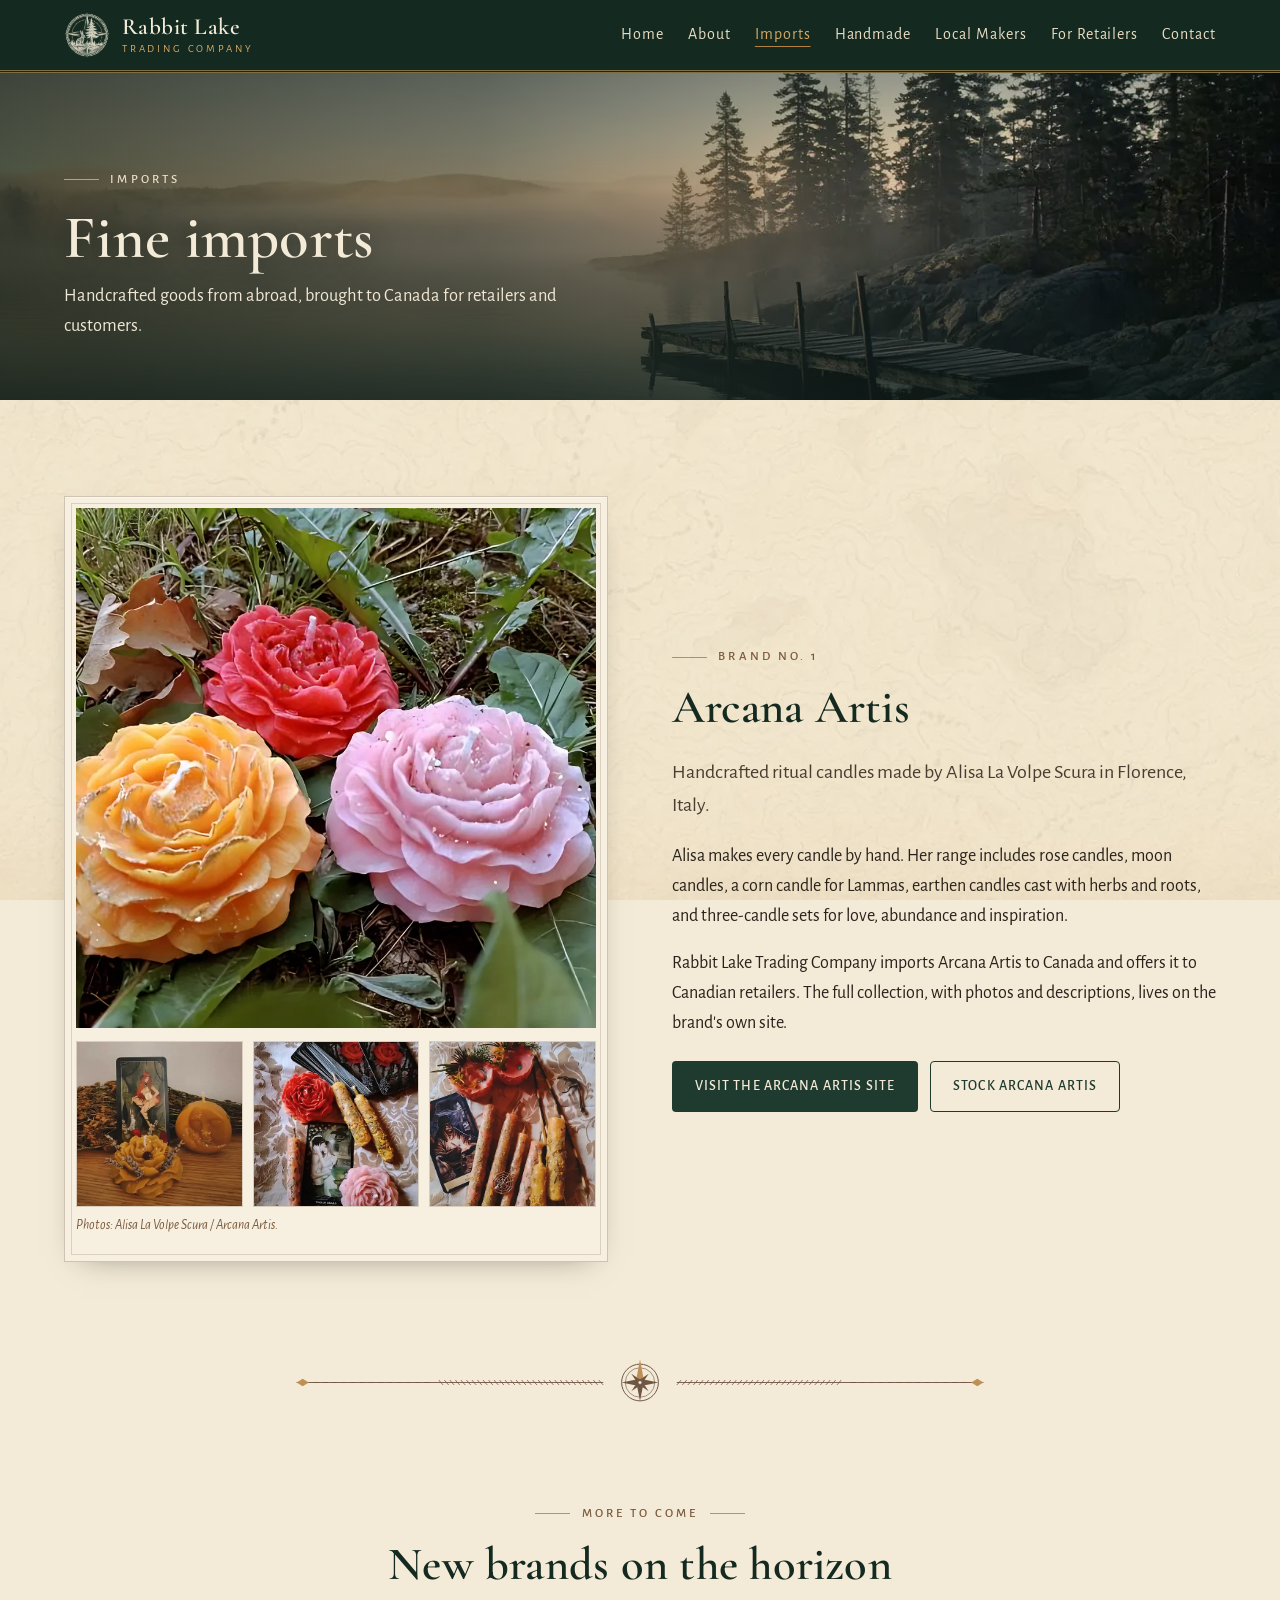
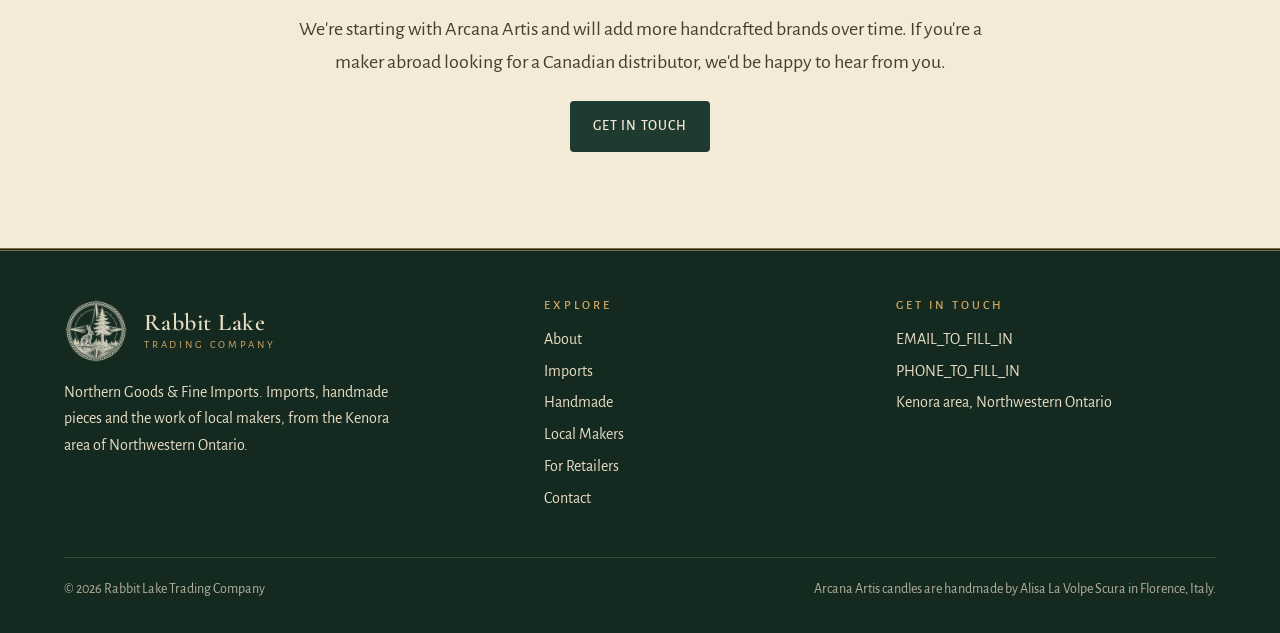
<file: imports.html>
<!doctype html>
<html lang="en-CA" class="no-js">
<head>
<meta charset="utf-8">

<meta name="viewport" content="width=device-width, initial-scale=1">
<title>Imports | Rabbit Lake Trading Company</title>
<meta name="description" content="Fine imports from Rabbit Lake Trading Company, starting with Arcana Artis handcrafted ritual candles from Florence, Italy, now available to Canadian retailers.">
<link rel="canonical" href="https://keenanhutka.github.io/RLTC/imports.html">
<meta name="theme-color" content="#142a20">
<meta property="og:type" content="website">
<meta property="og:site_name" content="Rabbit Lake Trading Company">
<meta property="og:title" content="Imports | Rabbit Lake Trading Company">
<meta property="og:description" content="Fine imports from Rabbit Lake Trading Company, starting with Arcana Artis handcrafted ritual candles from Florence, Italy, now available to Canadian retailers.">
<meta property="og:url" content="https://keenanhutka.github.io/RLTC/imports.html">
<meta property="og:image" content="https://keenanhutka.github.io/RLTC/assets/img/og-image.jpg">
<meta property="og:image:width" content="1200">
<meta property="og:image:height" content="630">
<meta property="og:image:alt" content="Rabbit Lake Trading Company emblem over a misty northern lake at dawn">
<meta property="og:locale" content="en_CA">
<meta name="twitter:card" content="summary_large_image">
<link rel="icon" href="favicon.ico" sizes="any">
<link rel="icon" href="favicon-96.png" type="image/png" sizes="96x96">
<link rel="apple-touch-icon" href="apple-touch-icon.png">
<link rel="manifest" href="site.webmanifest">
<link rel="preload" href="assets/fonts/cormorant-garamond.woff2" as="font" type="font/woff2" crossorigin>
<link rel="preload" href="assets/fonts/alegreya-sans-regular.woff2" as="font" type="font/woff2" crossorigin>
<link rel="stylesheet" href="assets/css/style.css">
<script>document.documentElement.className="js";</script>
<script src="assets/js/main.js" defer></script>
</head>
<body>
<a class="skip" href="#main">Skip to content</a>
<header class="site-header">
  <div class="wrap">
    <a class="brand" href="index.html" aria-label="Rabbit Lake Trading Company, home">
      <picture><source srcset="assets/img/emblem-cream-160.webp" type="image/webp"><img src="assets/img/emblem-cream-160.png" alt="" width="46" height="46"></picture>
      <span class="brand-text"><span class="brand-name">Rabbit Lake</span><span class="brand-sub">Trading Company</span></span>
    </a>
    <button class="nav-toggle" type="button" aria-expanded="false" aria-controls="site-nav"><span class="bars" aria-hidden="true"></span>Menu</button>
    <nav class="site-nav" id="site-nav" aria-label="Main"><ul><li><a href="index.html">Home</a></li><li><a href="about.html">About</a></li><li><a href="imports.html" aria-current="page">Imports</a></li><li><a href="handmade.html">Handmade</a></li><li><a href="makers.html">Local Makers</a></li><li><a href="retailers.html">For Retailers</a></li><li><a href="contact.html">Contact</a></li></ul></nav>
  </div>
</header>
<main id="main">
<section class="hero small">
  <picture><source srcset="assets/img/hero-lake.webp" type="image/webp"><img src="assets/img/hero-lake.jpg" alt="" width="1280" height="720" fetchpriority="high"></picture>
  <div class="wrap hero-inner">
    <p class="eyebrow left">Imports</p>
    <h1>Fine imports</h1>
    <p class="intro">Handcrafted goods from abroad, brought to Canada for retailers and customers.</p>
  </div>
</section>
<section class="section">
  <div class="wrap split">
    <div class="frame">
      <picture><source srcset="assets/img/arcana-roses-outdoor.webp" type="image/webp"><img src="assets/img/arcana-roses-outdoor.jpg" alt="Arcana Artis rose candles in peach, red and pink, set among green leaves" width="900" height="900" loading="lazy" decoding="async"></picture>
      <div class="photo-row">
        <picture><source srcset="assets/img/arcana-moon-candle-450.webp" type="image/webp"><img src="assets/img/arcana-moon-candle-450.jpg" alt="Arcana Artis moon-face candle and rose candle beside a tarot card" width="450" height="450" loading="lazy" decoding="async"></picture>
        <picture><source srcset="assets/img/arcana-love-candles-450.webp" type="image/webp"><img src="assets/img/arcana-love-candles-450.jpg" alt="Arcana Artis love candle set with herb-rolled tapers" width="450" height="563" loading="lazy" decoding="async"></picture>
        <picture><source srcset="assets/img/arcana-herb-rolled-tapers-450.webp" type="image/webp"><img src="assets/img/arcana-herb-rolled-tapers-450.jpg" alt="Arcana Artis herb-rolled taper candles" width="450" height="563" loading="lazy" decoding="async"></picture>
      </div>
      <p class="caption">Photos: Alisa La Volpe Scura / Arcana Artis.</p>
    </div>
    <div>
      <p class="eyebrow left">Brand no. 1</p>
      <h2>Arcana Artis</h2>
      <p class="lead">Handcrafted ritual candles made by Alisa La Volpe Scura in Florence, Italy.</p>
      <p>Alisa makes every candle by hand. Her range includes rose candles, moon candles, a corn candle for Lammas, earthen candles cast with herbs and roots, and three-candle sets for love, abundance and inspiration.</p>
      <p>Rabbit Lake Trading Company imports Arcana Artis to Canada and offers it to Canadian retailers. The full collection, with photos and descriptions, lives on the brand's own site.</p>
      <div class="btns">
        <a class="btn btn-pine" href="https://keenanhutka.github.io/Arcanaartis/" rel="noopener">Visit the Arcana Artis site</a>
        <a class="btn btn-line" href="retailers.html">Stock Arcana Artis</a>
      </div>
    </div>
  </div>
</section>

<img class="divider" src="assets/img/divider-compass.svg" alt="" width="1200" height="80" aria-hidden="true">

<section class="section">
  <div class="wrap narrow center">
    <p class="eyebrow">More to come</p>
    <h2>New brands on the horizon</h2>
    <p class="lead">We're starting with Arcana Artis and will add more handcrafted brands over time. If you're a maker abroad looking for a Canadian distributor, we'd be happy to hear from you.</p>
    <div class="btns" style="justify-content:center"><a class="btn btn-pine" href="contact.html">Get in touch</a></div>
  </div>
</section>

</main>
<footer class="site-footer">
  <div class="wrap">
    <div class="footer-grid">
      <div>
        <div class="footer-brand">
          <picture><source srcset="assets/img/emblem-cream-160.webp" type="image/webp"><img src="assets/img/emblem-cream-160.png" alt="" width="64" height="64" loading="lazy"></picture>
          <div class="brand-text"><span class="brand-name">Rabbit Lake</span><span class="brand-sub">Trading Company</span></div>
        </div>
        <p style="margin-top:1rem;max-width:22rem">Northern Goods &amp; Fine Imports. Imports, handmade pieces and the work of local makers, from the Kenora area of Northwestern Ontario.</p>
      </div>
      <div>
        <h4>Explore</h4>
        <ul><li><a href="about.html">About</a></li><li><a href="imports.html">Imports</a></li><li><a href="handmade.html">Handmade</a></li><li><a href="makers.html">Local Makers</a></li><li><a href="retailers.html">For Retailers</a></li><li><a href="contact.html">Contact</a></li></ul>
      </div>
      <div>
        <h4>Get in touch</h4>
        <ul>
          <li><a href="mailto:EMAIL_TO_FILL_IN">EMAIL_TO_FILL_IN</a></li>
          <li>PHONE_TO_FILL_IN</li>
          <li>Kenora area, Northwestern Ontario</li>
        </ul>
      </div>
    </div>
    <div class="footer-base"><span>&copy; <span id="year">2026</span> Rabbit Lake Trading Company</span><span>Arcana Artis candles are handmade by Alisa La Volpe Scura in Florence, Italy.</span></div>
  </div>
</footer>
</body>
</html>
</file>
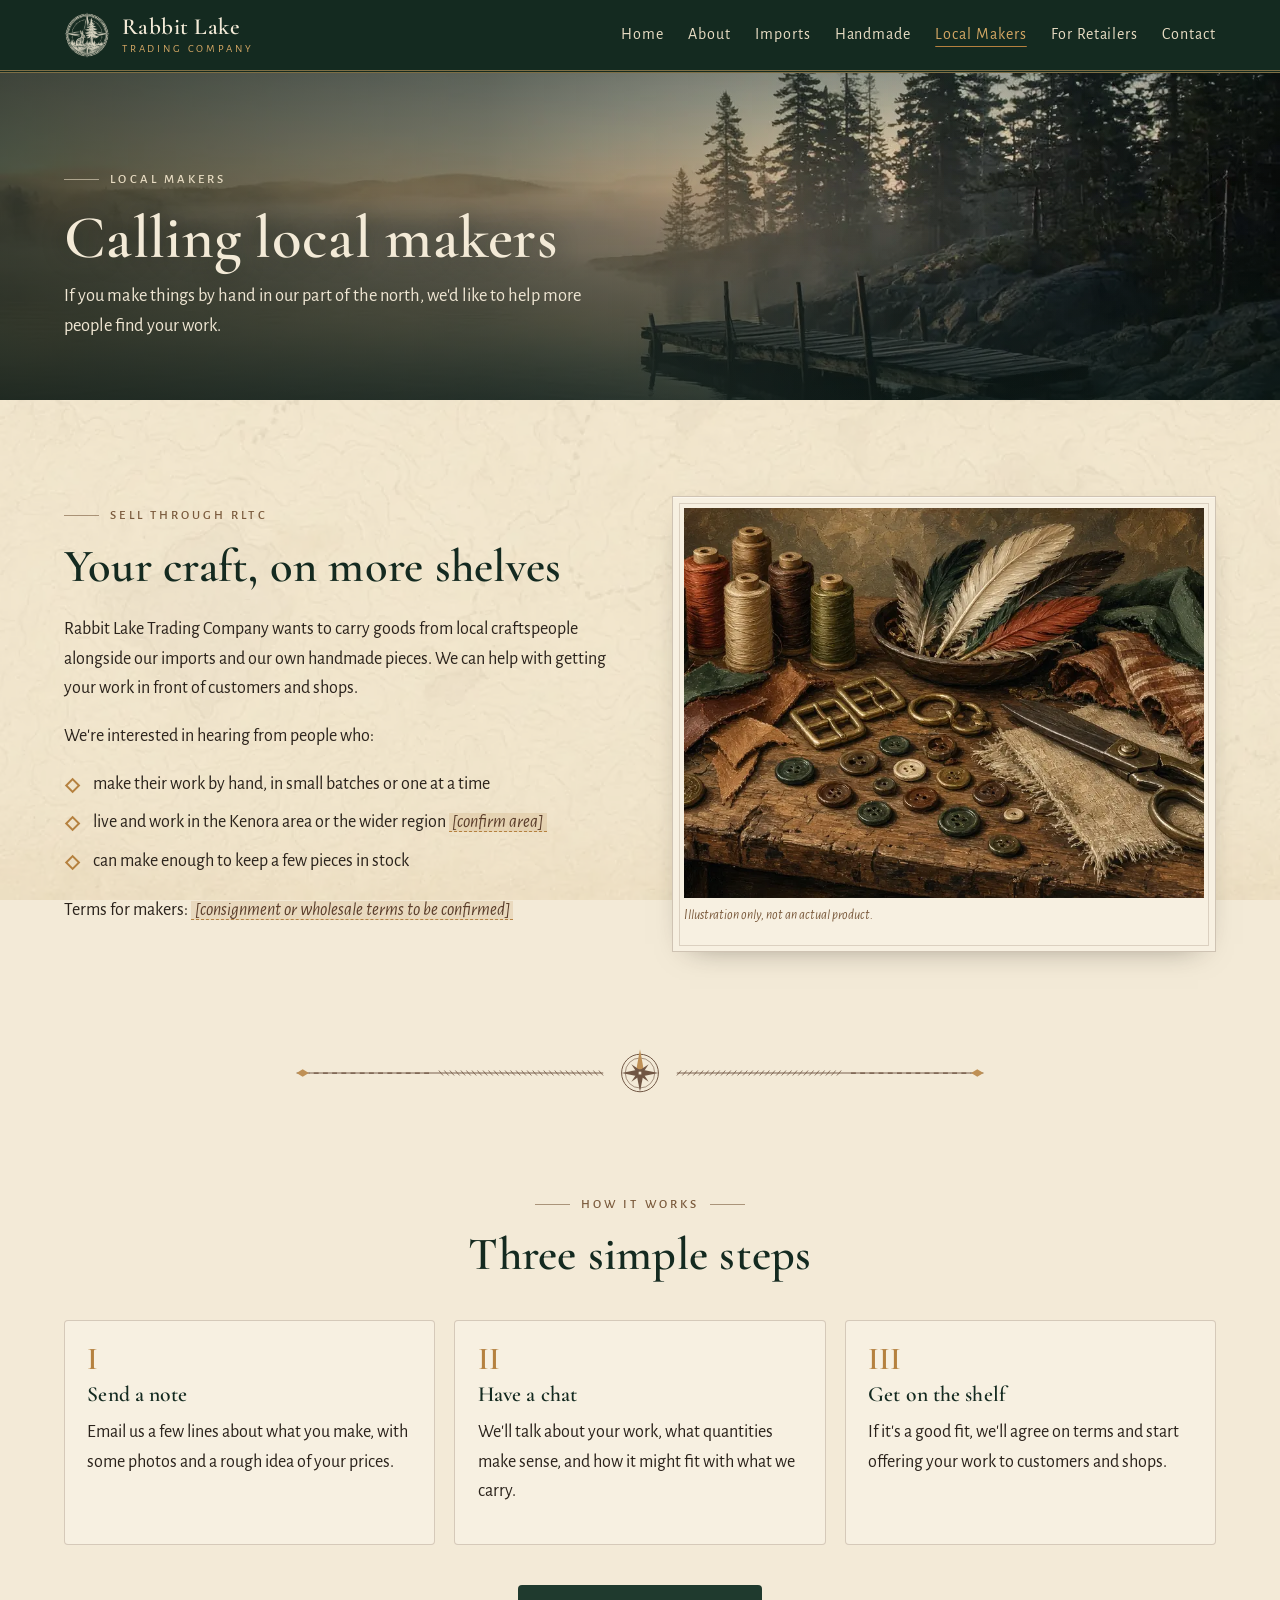
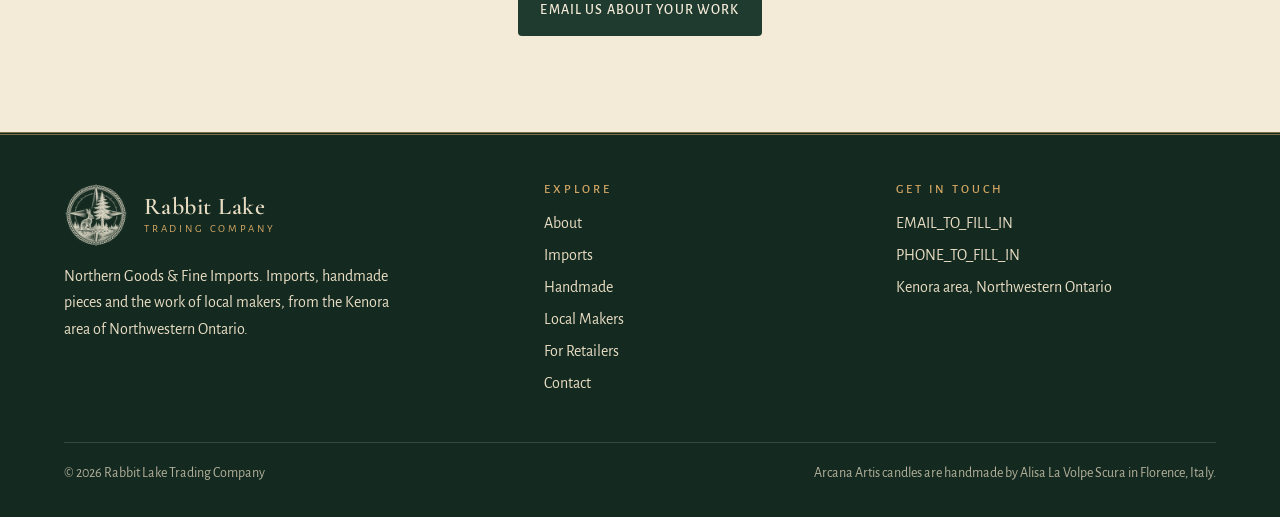
<file: makers.html>
<!doctype html>
<html lang="en-CA" class="no-js">
<head>
<meta charset="utf-8">

<meta name="viewport" content="width=device-width, initial-scale=1">
<title>Local Makers | Rabbit Lake Trading Company</title>
<meta name="description" content="Local craftspeople in the Kenora area: sell your handmade work through Rabbit Lake Trading Company.">
<link rel="canonical" href="https://keenanhutka.github.io/RLTC/makers.html">
<meta name="theme-color" content="#142a20">
<meta property="og:type" content="website">
<meta property="og:site_name" content="Rabbit Lake Trading Company">
<meta property="og:title" content="Local Makers | Rabbit Lake Trading Company">
<meta property="og:description" content="Local craftspeople in the Kenora area: sell your handmade work through Rabbit Lake Trading Company.">
<meta property="og:url" content="https://keenanhutka.github.io/RLTC/makers.html">
<meta property="og:image" content="https://keenanhutka.github.io/RLTC/assets/img/og-image.jpg">
<meta property="og:image:width" content="1200">
<meta property="og:image:height" content="630">
<meta property="og:image:alt" content="Rabbit Lake Trading Company emblem over a misty northern lake at dawn">
<meta property="og:locale" content="en_CA">
<meta name="twitter:card" content="summary_large_image">
<link rel="icon" href="favicon.ico" sizes="any">
<link rel="icon" href="favicon-96.png" type="image/png" sizes="96x96">
<link rel="apple-touch-icon" href="apple-touch-icon.png">
<link rel="manifest" href="site.webmanifest">
<link rel="preload" href="assets/fonts/cormorant-garamond.woff2" as="font" type="font/woff2" crossorigin>
<link rel="preload" href="assets/fonts/alegreya-sans-regular.woff2" as="font" type="font/woff2" crossorigin>
<link rel="stylesheet" href="assets/css/style.css">
<script>document.documentElement.className="js";</script>
<script src="assets/js/main.js" defer></script>
</head>
<body>
<a class="skip" href="#main">Skip to content</a>
<header class="site-header">
  <div class="wrap">
    <a class="brand" href="index.html" aria-label="Rabbit Lake Trading Company, home">
      <picture><source srcset="assets/img/emblem-cream-160.webp" type="image/webp"><img src="assets/img/emblem-cream-160.png" alt="" width="46" height="46"></picture>
      <span class="brand-text"><span class="brand-name">Rabbit Lake</span><span class="brand-sub">Trading Company</span></span>
    </a>
    <button class="nav-toggle" type="button" aria-expanded="false" aria-controls="site-nav"><span class="bars" aria-hidden="true"></span>Menu</button>
    <nav class="site-nav" id="site-nav" aria-label="Main"><ul><li><a href="index.html">Home</a></li><li><a href="about.html">About</a></li><li><a href="imports.html">Imports</a></li><li><a href="handmade.html">Handmade</a></li><li><a href="makers.html" aria-current="page">Local Makers</a></li><li><a href="retailers.html">For Retailers</a></li><li><a href="contact.html">Contact</a></li></ul></nav>
  </div>
</header>
<main id="main">
<section class="hero small">
  <picture><source srcset="assets/img/hero-lake.webp" type="image/webp"><img src="assets/img/hero-lake.jpg" alt="" width="1280" height="720" fetchpriority="high"></picture>
  <div class="wrap hero-inner">
    <p class="eyebrow left">Local makers</p>
    <h1>Calling local makers</h1>
    <p class="intro">If you make things by hand in our part of the north, we'd like to help more people find your work.</p>
  </div>
</section>
<section class="section">
  <div class="wrap split">
    <div>
      <p class="eyebrow left">Sell through RLTC</p>
      <h2>Your craft, on more shelves</h2>
      <p>Rabbit Lake Trading Company wants to carry goods from local craftspeople alongside our imports and our own handmade pieces. We can help with getting your work in front of customers and shops.</p>
      <p>We're interested in hearing from people who:</p>
      <ul class="list-pins">
        <li>make their work by hand, in small batches or one at a time</li>
        <li>live and work in the Kenora area or the wider region <span class="placeholder">[confirm area]</span></li>
        <li>can make enough to keep a few pieces in stock</li>
      </ul>
      <p>Terms for makers: <span class="placeholder">[consignment or wholesale terms to be confirmed]</span></p>
    </div>
    <div class="frame"><picture><source srcset="assets/img/soon-costume.webp" type="image/webp"><img src="assets/img/soon-costume.jpg" alt="Illustration of thread spools, feathers, buttons, buckles and fabric on a workbench" width="800" height="600" loading="lazy" decoding="async"></picture><p class="caption">Illustration only, not an actual product.</p></div>
  </div>
</section>

<img class="divider" src="assets/img/divider-compass.svg" alt="" width="1200" height="80" aria-hidden="true">

<section class="section">
  <div class="wrap">
    <div class="center narrow" style="margin-bottom:2.5rem">
      <p class="eyebrow">How it works</p>
      <h2>Three simple steps</h2>
    </div>
    <ol class="steps">
      <li><h3>Send a note</h3><p>Email us a few lines about what you make, with some photos and a rough idea of your prices.</p></li>
      <li><h3>Have a chat</h3><p>We'll talk about your work, what quantities make sense, and how it might fit with what we carry.</p></li>
      <li><h3>Get on the shelf</h3><p>If it's a good fit, we'll agree on terms and start offering your work to customers and shops.</p></li>
    </ol>
    <div class="btns" style="justify-content:center;margin-top:2.5rem"><a class="btn btn-pine" href="mailto:EMAIL_TO_FILL_IN?subject=Local%20maker%20enquiry">Email us about your work</a></div>
  </div>
</section>

</main>
<footer class="site-footer">
  <div class="wrap">
    <div class="footer-grid">
      <div>
        <div class="footer-brand">
          <picture><source srcset="assets/img/emblem-cream-160.webp" type="image/webp"><img src="assets/img/emblem-cream-160.png" alt="" width="64" height="64" loading="lazy"></picture>
          <div class="brand-text"><span class="brand-name">Rabbit Lake</span><span class="brand-sub">Trading Company</span></div>
        </div>
        <p style="margin-top:1rem;max-width:22rem">Northern Goods &amp; Fine Imports. Imports, handmade pieces and the work of local makers, from the Kenora area of Northwestern Ontario.</p>
      </div>
      <div>
        <h4>Explore</h4>
        <ul><li><a href="about.html">About</a></li><li><a href="imports.html">Imports</a></li><li><a href="handmade.html">Handmade</a></li><li><a href="makers.html">Local Makers</a></li><li><a href="retailers.html">For Retailers</a></li><li><a href="contact.html">Contact</a></li></ul>
      </div>
      <div>
        <h4>Get in touch</h4>
        <ul>
          <li><a href="mailto:EMAIL_TO_FILL_IN">EMAIL_TO_FILL_IN</a></li>
          <li>PHONE_TO_FILL_IN</li>
          <li>Kenora area, Northwestern Ontario</li>
        </ul>
      </div>
    </div>
    <div class="footer-base"><span>&copy; <span id="year">2026</span> Rabbit Lake Trading Company</span><span>Arcana Artis candles are handmade by Alisa La Volpe Scura in Florence, Italy.</span></div>
  </div>
</footer>
</body>
</html>
</file>
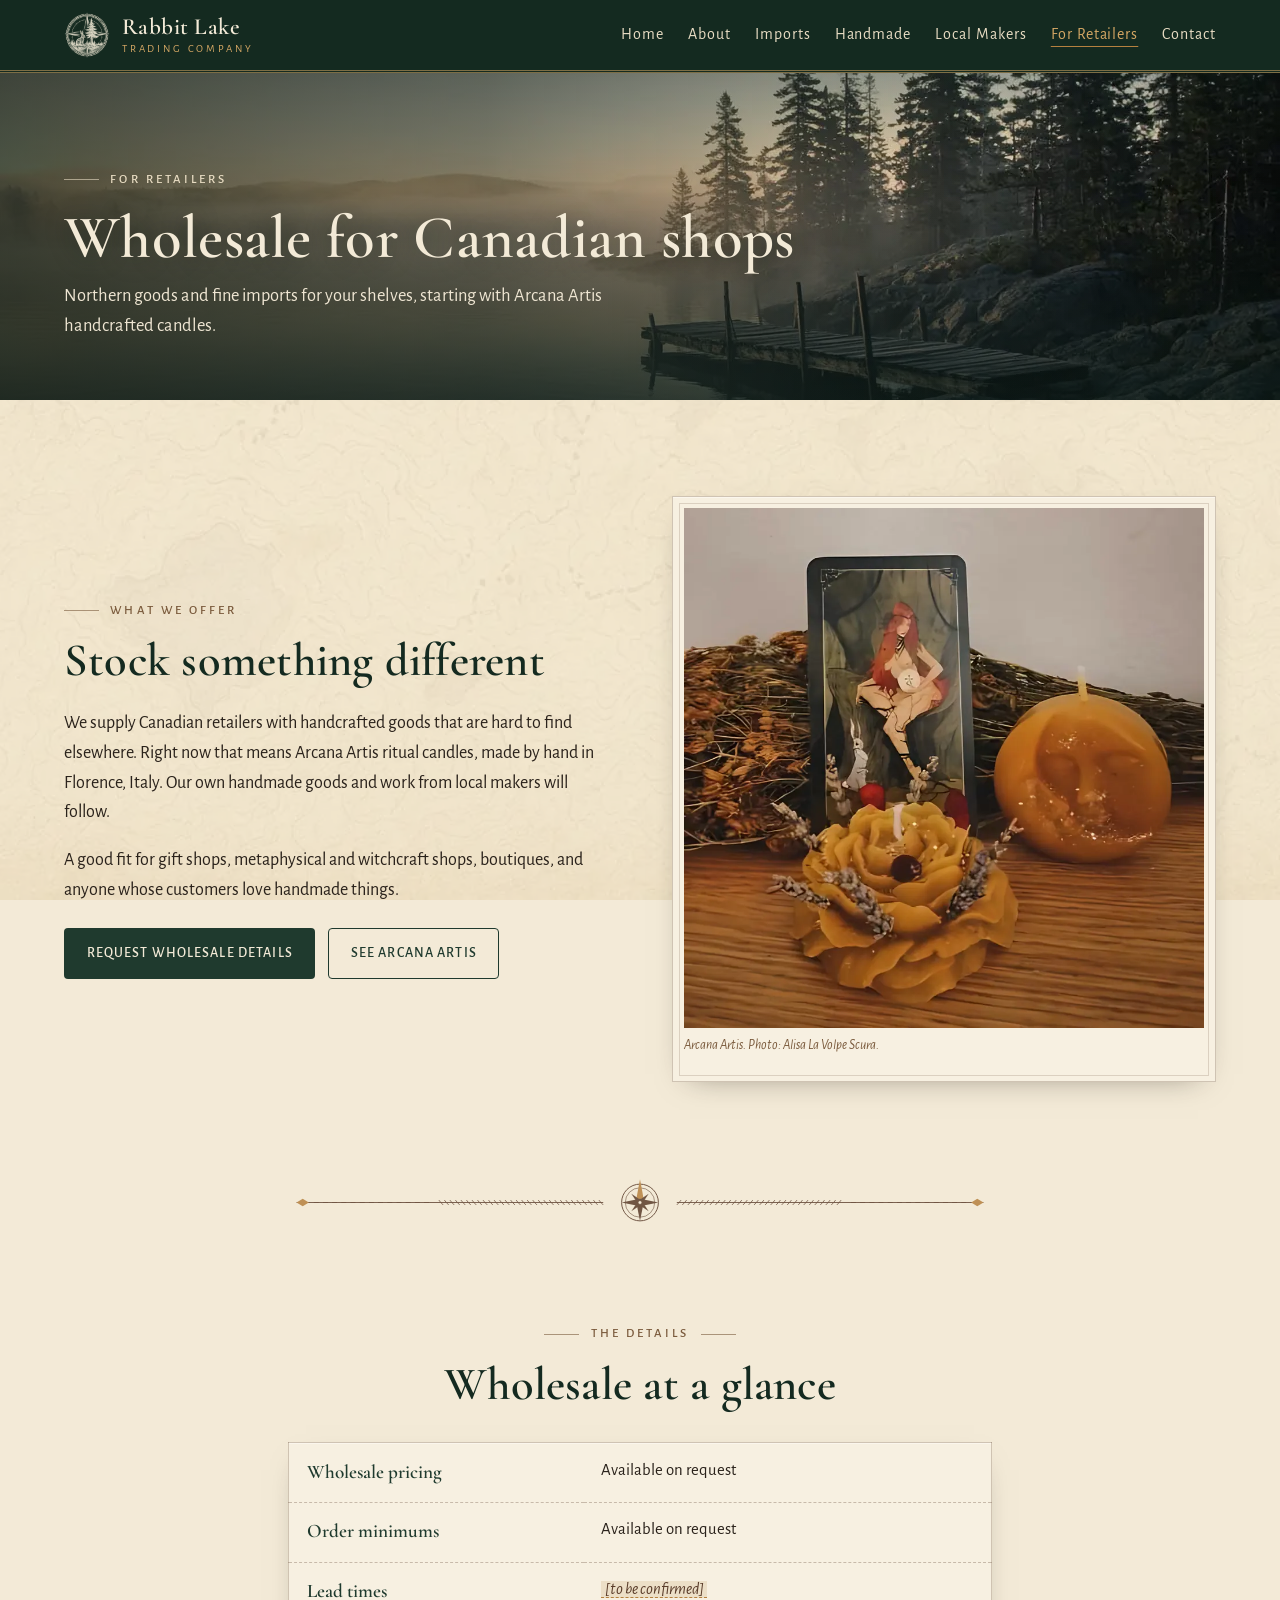
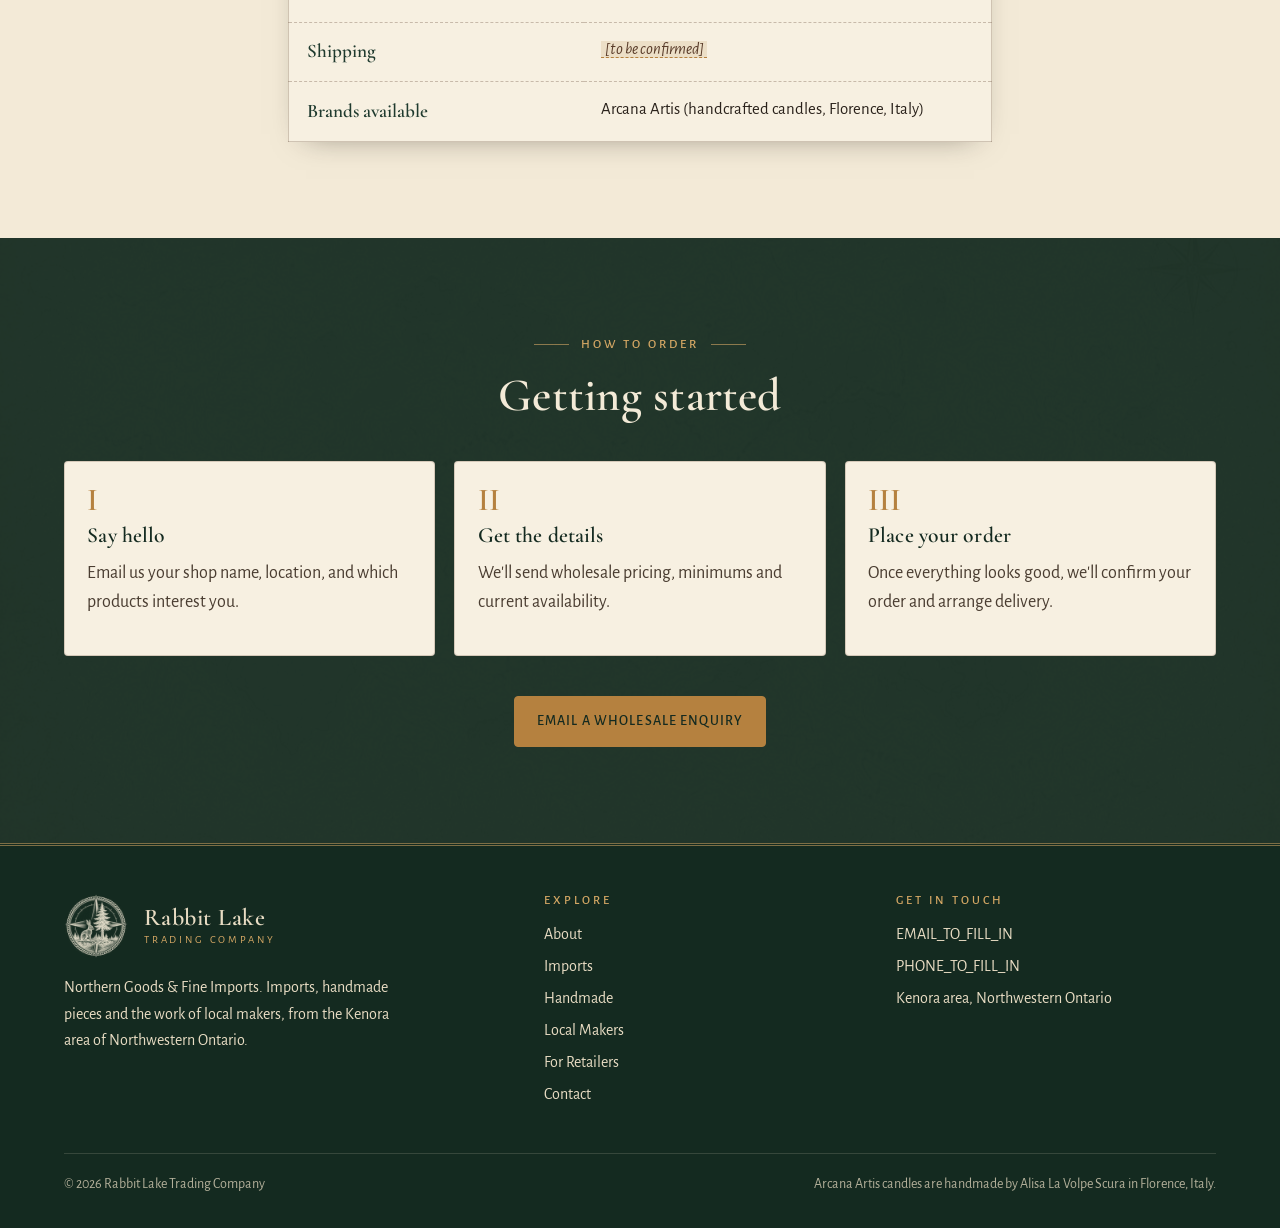
<file: retailers.html>
<!doctype html>
<html lang="en-CA" class="no-js">
<head>
<meta charset="utf-8">

<meta name="viewport" content="width=device-width, initial-scale=1">
<title>For Retailers | Rabbit Lake Trading Company</title>
<meta name="description" content="Wholesale for Canadian retailers from Rabbit Lake Trading Company: Arcana Artis handcrafted candles and more. Pricing and minimums available on request.">
<link rel="canonical" href="https://keenanhutka.github.io/RLTC/retailers.html">
<meta name="theme-color" content="#142a20">
<meta property="og:type" content="website">
<meta property="og:site_name" content="Rabbit Lake Trading Company">
<meta property="og:title" content="For Retailers | Rabbit Lake Trading Company">
<meta property="og:description" content="Wholesale for Canadian retailers from Rabbit Lake Trading Company: Arcana Artis handcrafted candles and more. Pricing and minimums available on request.">
<meta property="og:url" content="https://keenanhutka.github.io/RLTC/retailers.html">
<meta property="og:image" content="https://keenanhutka.github.io/RLTC/assets/img/og-image.jpg">
<meta property="og:image:width" content="1200">
<meta property="og:image:height" content="630">
<meta property="og:image:alt" content="Rabbit Lake Trading Company emblem over a misty northern lake at dawn">
<meta property="og:locale" content="en_CA">
<meta name="twitter:card" content="summary_large_image">
<link rel="icon" href="favicon.ico" sizes="any">
<link rel="icon" href="favicon-96.png" type="image/png" sizes="96x96">
<link rel="apple-touch-icon" href="apple-touch-icon.png">
<link rel="manifest" href="site.webmanifest">
<link rel="preload" href="assets/fonts/cormorant-garamond.woff2" as="font" type="font/woff2" crossorigin>
<link rel="preload" href="assets/fonts/alegreya-sans-regular.woff2" as="font" type="font/woff2" crossorigin>
<link rel="stylesheet" href="assets/css/style.css">
<script>document.documentElement.className="js";</script>
<script src="assets/js/main.js" defer></script>
</head>
<body>
<a class="skip" href="#main">Skip to content</a>
<header class="site-header">
  <div class="wrap">
    <a class="brand" href="index.html" aria-label="Rabbit Lake Trading Company, home">
      <picture><source srcset="assets/img/emblem-cream-160.webp" type="image/webp"><img src="assets/img/emblem-cream-160.png" alt="" width="46" height="46"></picture>
      <span class="brand-text"><span class="brand-name">Rabbit Lake</span><span class="brand-sub">Trading Company</span></span>
    </a>
    <button class="nav-toggle" type="button" aria-expanded="false" aria-controls="site-nav"><span class="bars" aria-hidden="true"></span>Menu</button>
    <nav class="site-nav" id="site-nav" aria-label="Main"><ul><li><a href="index.html">Home</a></li><li><a href="about.html">About</a></li><li><a href="imports.html">Imports</a></li><li><a href="handmade.html">Handmade</a></li><li><a href="makers.html">Local Makers</a></li><li><a href="retailers.html" aria-current="page">For Retailers</a></li><li><a href="contact.html">Contact</a></li></ul></nav>
  </div>
</header>
<main id="main">
<section class="hero small">
  <picture><source srcset="assets/img/hero-lake.webp" type="image/webp"><img src="assets/img/hero-lake.jpg" alt="" width="1280" height="720" fetchpriority="high"></picture>
  <div class="wrap hero-inner">
    <p class="eyebrow left">For retailers</p>
    <h1>Wholesale for Canadian shops</h1>
    <p class="intro">Northern goods and fine imports for your shelves, starting with Arcana Artis handcrafted candles.</p>
  </div>
</section>
<section class="section">
  <div class="wrap split">
    <div>
      <p class="eyebrow left">What we offer</p>
      <h2>Stock something different</h2>
      <p>We supply Canadian retailers with handcrafted goods that are hard to find elsewhere. Right now that means Arcana Artis ritual candles, made by hand in Florence, Italy. Our own handmade goods and work from local makers will follow.</p>
      <p>A good fit for gift shops, metaphysical and witchcraft shops, boutiques, and anyone whose customers love handmade things.</p>
      <div class="btns">
        <a class="btn btn-pine" href="mailto:EMAIL_TO_FILL_IN?subject=Wholesale%20enquiry">Request wholesale details</a>
        <a class="btn btn-line" href="https://keenanhutka.github.io/Arcanaartis/" rel="noopener">See Arcana Artis</a>
      </div>
    </div>
    <div class="frame"><picture><source srcset="assets/img/arcana-moon-candle.webp" type="image/webp"><img src="assets/img/arcana-moon-candle.jpg" alt="Arcana Artis moon-face candle and rose candle beside a tarot card" width="900" height="900" loading="lazy" decoding="async"></picture><p class="caption">Arcana Artis. Photo: Alisa La Volpe Scura.</p></div>
  </div>
</section>

<img class="divider" src="assets/img/divider-compass.svg" alt="" width="1200" height="80" aria-hidden="true">

<section class="section">
  <div class="wrap narrow">
    <div class="center" style="margin-bottom:2rem">
      <p class="eyebrow">The details</p>
      <h2>Wholesale at a glance</h2>
    </div>
    <table class="ledger">
      <tbody>
        <tr><th scope="row">Wholesale pricing</th><td>Available on request</td></tr>
        <tr><th scope="row">Order minimums</th><td>Available on request</td></tr>
        <tr><th scope="row">Lead times</th><td><span class="placeholder">[to be confirmed]</span></td></tr>
        <tr><th scope="row">Shipping</th><td><span class="placeholder">[to be confirmed]</span></td></tr>
        <tr><th scope="row">Brands available</th><td>Arcana Artis (handcrafted candles, Florence, Italy)</td></tr>
      </tbody>
    </table>
  </div>
</section>

<section class="section pine-band">
  <div class="wrap">
    <div class="center narrow" style="margin-bottom:2.5rem">
      <p class="eyebrow">How to order</p>
      <h2>Getting started</h2>
    </div>
    <ol class="steps">
      <li><h3>Say hello</h3><p>Email us your shop name, location, and which products interest you.</p></li>
      <li><h3>Get the details</h3><p>We'll send wholesale pricing, minimums and current availability.</p></li>
      <li><h3>Place your order</h3><p>Once everything looks good, we'll confirm your order and arrange delivery.</p></li>
    </ol>
    <div class="btns" style="justify-content:center;margin-top:2.5rem"><a class="btn btn-brass" href="mailto:EMAIL_TO_FILL_IN?subject=Wholesale%20enquiry">Email a wholesale enquiry</a></div>
  </div>
</section>

</main>
<footer class="site-footer">
  <div class="wrap">
    <div class="footer-grid">
      <div>
        <div class="footer-brand">
          <picture><source srcset="assets/img/emblem-cream-160.webp" type="image/webp"><img src="assets/img/emblem-cream-160.png" alt="" width="64" height="64" loading="lazy"></picture>
          <div class="brand-text"><span class="brand-name">Rabbit Lake</span><span class="brand-sub">Trading Company</span></div>
        </div>
        <p style="margin-top:1rem;max-width:22rem">Northern Goods &amp; Fine Imports. Imports, handmade pieces and the work of local makers, from the Kenora area of Northwestern Ontario.</p>
      </div>
      <div>
        <h4>Explore</h4>
        <ul><li><a href="about.html">About</a></li><li><a href="imports.html">Imports</a></li><li><a href="handmade.html">Handmade</a></li><li><a href="makers.html">Local Makers</a></li><li><a href="retailers.html">For Retailers</a></li><li><a href="contact.html">Contact</a></li></ul>
      </div>
      <div>
        <h4>Get in touch</h4>
        <ul>
          <li><a href="mailto:EMAIL_TO_FILL_IN">EMAIL_TO_FILL_IN</a></li>
          <li>PHONE_TO_FILL_IN</li>
          <li>Kenora area, Northwestern Ontario</li>
        </ul>
      </div>
    </div>
    <div class="footer-base"><span>&copy; <span id="year">2026</span> Rabbit Lake Trading Company</span><span>Arcana Artis candles are handmade by Alisa La Volpe Scura in Florence, Italy.</span></div>
  </div>
</footer>
</body>
</html>
</file>
<file: assets/css/style.css>
/* Rabbit Lake Trading Company — Northern Goods & Fine Imports */
@font-face{font-family:"Cormorant Garamond";src:url("../fonts/cormorant-garamond.woff2") format("woff2");font-weight:300 700;font-style:normal;font-display:swap}
@font-face{font-family:"Cormorant Garamond";src:url("../fonts/cormorant-garamond-italic.woff2") format("woff2");font-weight:300 700;font-style:italic;font-display:swap}
@font-face{font-family:"Alegreya Sans";src:url("../fonts/alegreya-sans-regular.woff2") format("woff2");font-weight:400;font-style:normal;font-display:swap}
@font-face{font-family:"Alegreya Sans";src:url("../fonts/alegreya-sans-italic.woff2") format("woff2");font-weight:400;font-style:italic;font-display:swap}
@font-face{font-family:"Alegreya Sans";src:url("../fonts/alegreya-sans-medium.woff2") format("woff2");font-weight:500;font-style:normal;font-display:swap}
@font-face{font-family:"Alegreya Sans";src:url("../fonts/alegreya-sans-bold.woff2") format("woff2");font-weight:700;font-style:normal;font-display:swap}

:root{
  --pine:#1f3a2e; --pine-deep:#142a20; --pine-soft:#2f4f40;
  --lake:#2f5d73; --lake-soft:#4f7f93;
  --parch:#f3ead7; --canvas:#e8dcc3; --canvas-deep:#d8c7a6;
  --wood:#5a3d2b; --wood-soft:#7a5a3c; --ink:#2a221b; --ink-soft:#4a3d31;
  --brass:#b5813f; --brass-light:#d4a764; --rust:#a4512b;
  --display:"Cormorant Garamond","Iowan Old Style","Palatino Linotype",Georgia,serif;
  --body:"Alegreya Sans","Segoe UI",system-ui,sans-serif;
  --wrap:72rem; --radius:4px;
  --shadow:0 1px 0 rgba(255,255,255,.4) inset,0 10px 30px -18px rgba(42,34,27,.55);
}
*,*::before,*::after{box-sizing:border-box}
html{-webkit-text-size-adjust:100%;scroll-behavior:smooth}
body{margin:0;font-family:var(--body);font-size:1.125rem;line-height:1.65;color:var(--ink);background:var(--parch);position:relative;min-height:100vh;display:flex;flex-direction:column}
body::before{content:"";position:fixed;inset:0;z-index:-1;pointer-events:none;
  background:url("../img/map-texture.jpg") center/cover no-repeat;opacity:.4}
body::before{background-image:image-set(url("../img/map-texture.webp") type("image/webp"),url("../img/map-texture.jpg") type("image/jpeg"))}
main{flex:1}
img{max-width:100%;height:auto;display:block}
a{color:var(--lake);text-decoration-thickness:1px;text-underline-offset:.18em}
a:hover{color:var(--rust)}
:focus-visible{outline:2px solid var(--brass);outline-offset:3px}
h1,h2,h3,h4{font-family:var(--display);font-weight:600;line-height:1.1;color:var(--pine-deep);margin:0 0 .5em;letter-spacing:.005em}
h1{font-size:clamp(2.4rem,7vw,4.6rem)}
h2{font-size:clamp(1.9rem,4.4vw,2.9rem)}
h3{font-size:1.6rem}
p{margin:0 0 1em}
.wrap{width:min(100% - 2.5rem,var(--wrap));margin-inline:auto}
.narrow{max-width:44rem}
.center{text-align:center;margin-inline:auto}
.eyebrow{font-family:var(--body);font-weight:500;font-size:.8rem;letter-spacing:.24em;text-transform:uppercase;color:var(--wood-soft);margin:0 0 .9rem;display:flex;align-items:center;gap:.7rem}
.center .eyebrow,.eyebrow.center{justify-content:center}
.eyebrow::before,.eyebrow::after{content:"";height:1px;width:2.2rem;background:currentColor;opacity:.6}
.eyebrow.left::after{display:none}
.lead{font-size:1.25rem;color:var(--ink-soft)}
.skip{position:absolute;left:-999px;top:0}
.skip:focus{left:1rem;top:1rem;z-index:99;background:var(--parch);padding:.5rem 1rem}
.placeholder{background:rgba(181,129,63,.16);border-bottom:1px dashed var(--brass);padding:0 .2em;font-style:italic;color:var(--wood)}

/* Header */
.site-header{background:var(--pine-deep);color:var(--parch);position:sticky;top:0;z-index:50;border-bottom:3px double rgba(212,167,100,.55)}
.site-header .wrap{display:flex;align-items:center;justify-content:space-between;gap:1rem;min-height:4.4rem}
.brand{display:flex;align-items:center;gap:.75rem;color:var(--parch);text-decoration:none}
.brand img{width:46px;height:46px}
.brand-text{display:flex;flex-direction:column;line-height:1}
.brand-name{font-family:var(--display);font-size:1.45rem;font-weight:600;letter-spacing:.02em}
.brand-sub{font-size:.68rem;letter-spacing:.26em;text-transform:uppercase;color:var(--brass-light);margin-top:.3rem}
.nav-toggle{display:none;background:none;border:1px solid rgba(243,234,215,.4);color:var(--parch);border-radius:var(--radius);padding:.45rem .7rem;font:inherit;font-size:.85rem;letter-spacing:.14em;text-transform:uppercase;cursor:pointer}
.js .nav-toggle{display:inline-flex;align-items:center;gap:.5rem}
.nav-toggle .bars{width:18px;height:12px;position:relative;border-top:2px solid currentColor;border-bottom:2px solid currentColor}
.nav-toggle .bars::after{content:"";position:absolute;left:0;right:0;top:3px;border-top:2px solid currentColor}
.site-nav ul{list-style:none;margin:0;padding:0}
.site-nav a{color:var(--canvas);text-decoration:none;font-size:1rem;letter-spacing:.06em}
.site-nav a:hover,.site-nav a[aria-current="page"]{color:var(--brass-light)}
.site-nav a[aria-current="page"]{text-decoration:underline;text-decoration-color:var(--brass);text-underline-offset:.45em}
/* mobile nav */
.site-nav{width:100%}
.js .site-nav{position:absolute;left:0;right:0;top:100%;background:var(--pine-deep);border-bottom:3px double rgba(212,167,100,.55);display:none}
.js .site-nav.open{display:block}
.site-nav ul{display:flex;flex-wrap:wrap;gap:.2rem 1.2rem;padding:.3rem 0 .8rem}
.js .site-nav ul{flex-direction:column;padding:.5rem 1.25rem 1rem;gap:0}
.js .site-nav li a{display:block;padding:.65rem 0;border-bottom:1px solid rgba(243,234,215,.12);font-size:1.1rem}
.no-js .site-header .wrap{flex-wrap:wrap;padding-top:.6rem}

/* Hero */
.hero{position:relative;color:var(--parch);background:var(--pine-deep);overflow:hidden;isolation:isolate}
.hero picture,.hero picture img{position:absolute;inset:0;width:100%;height:100%;object-fit:cover;z-index:-2}
.hero picture img{object-position:60% 50%}
.hero::after{content:"";position:absolute;inset:0;z-index:-1;background:linear-gradient(90deg,rgba(16,30,26,.74) 0%,rgba(16,30,26,.5) 38%,rgba(16,30,26,.08) 70%,rgba(16,30,26,0) 100%),linear-gradient(180deg,rgba(16,30,26,.25) 0%,rgba(16,30,26,0) 35%,rgba(16,30,26,.7) 100%)}
@media (max-width:40rem){.hero::after{background:linear-gradient(180deg,rgba(16,30,26,.35) 0%,rgba(16,30,26,.55) 40%,rgba(16,30,26,.88) 100%)}}
.hero-inner{min-height:min(88vh,46rem);display:flex;flex-direction:column;justify-content:flex-end;padding-block:7rem 3.5rem}
.hero h1{color:var(--parch);text-shadow:0 2px 24px rgba(10,20,15,.45);margin-bottom:.15em;max-width:12ch}
.hero .tagline{font-family:var(--display);font-style:italic;font-size:clamp(1.4rem,3.6vw,2.1rem);color:var(--brass-light);margin:0 0 1rem}
.hero .eyebrow{color:var(--canvas)}
.hero p.intro{max-width:34rem;color:#efe6d3;font-size:1.15rem}
.hero.small .hero-inner{min-height:20rem;padding-block:6rem 2.5rem}
.hero.small h1{max-width:none;font-size:clamp(2.3rem,6vw,3.8rem)}
.btns{display:flex;flex-wrap:wrap;gap:.8rem;margin-top:1.4rem}
.btn{display:inline-flex;align-items:center;gap:.5rem;padding:.8rem 1.35rem;border-radius:var(--radius);font-weight:500;letter-spacing:.08em;text-transform:uppercase;font-size:.88rem;text-decoration:none;border:1px solid transparent;transition:background .2s,color .2s,border-color .2s}
.btn-brass{background:var(--brass);color:var(--pine-deep);border-color:var(--brass)}
.btn-brass:hover{background:var(--brass-light);color:var(--pine-deep)}
.btn-ghost{color:var(--parch);border-color:rgba(243,234,215,.6)}
.btn-ghost:hover{background:rgba(243,234,215,.12);color:var(--parch)}
.btn-pine{background:var(--pine);color:var(--parch)}
.btn-pine:hover{background:var(--pine-soft);color:var(--parch)}
.btn-line{color:var(--pine);border-color:var(--pine)}
.btn-line:hover{background:var(--pine);color:var(--parch)}

/* Sections */
.section{padding-block:clamp(3.5rem,8vw,6rem)}
.section.tight{padding-block:clamp(2.5rem,5vw,3.5rem)}
.divider{display:block;width:min(100% - 2.5rem,46rem);height:auto;margin:0 auto;opacity:.85}
.canvas-band{background:linear-gradient(0deg,rgba(216,199,166,.55),rgba(232,220,195,.55));border-block:1px solid rgba(90,61,43,.18)}
.pine-band{background:var(--pine-deep);color:var(--canvas);position:relative;overflow:hidden;isolation:isolate}
.pine-band::before{content:"";position:absolute;inset:0;z-index:-1;background:url("../img/map-texture.jpg") center/cover;opacity:.06;mix-blend-mode:screen}
.pine-band h2,.pine-band h3{color:var(--parch)}
.pine-band .eyebrow{color:var(--brass-light)}
.pine-band a:not(.btn){color:var(--brass-light)}

.grid{display:grid;gap:1.6rem}
@media (min-width:44rem){.grid-2{grid-template-columns:repeat(2,1fr)}.grid-3{grid-template-columns:repeat(2,1fr)}}
@media (min-width:62rem){.grid-3{grid-template-columns:repeat(3,1fr)}}
.split{display:grid;gap:2.5rem;align-items:center}
@media (min-width:56rem){.split{grid-template-columns:1fr 1fr;gap:4rem}.split.reverse>:first-child{order:2}}

/* Cards: ledger / canvas tags */
.card{background:#f7f0e1;border:1px solid rgba(90,61,43,.22);border-radius:var(--radius);box-shadow:var(--shadow);overflow:hidden;display:flex;flex-direction:column;position:relative}
.card .media{aspect-ratio:4/3;overflow:hidden;background:var(--canvas);border-bottom:1px solid rgba(90,61,43,.2)}
.card .media img{width:100%;height:100%;object-fit:cover}
.card .body{padding:1.4rem 1.5rem 1.6rem;display:flex;flex-direction:column;flex:1}
.card .body p{color:var(--ink-soft);font-size:1.04rem}
.card .body .more{margin-top:auto;font-weight:500;letter-spacing:.06em;text-transform:uppercase;font-size:.85rem;text-decoration:none;color:var(--rust)}
.card .body .more::after{content:" \2192"}
.card h3{margin-bottom:.35em}
.tag{position:absolute;top:.9rem;left:.9rem;background:var(--parch);color:var(--wood);border:1px solid rgba(90,61,43,.35);font-size:.72rem;letter-spacing:.2em;text-transform:uppercase;padding:.3rem .65rem;border-radius:2px;box-shadow:0 2px 6px -3px rgba(0,0,0,.4)}
.tag.soon{background:var(--pine);color:var(--parch);border-color:var(--pine)}
.caption{font-size:.85rem;color:var(--wood-soft);font-style:italic;margin-top:.4rem}

.frame{position:relative;padding:.7rem;background:#f7f0e1;border:1px solid rgba(90,61,43,.25);box-shadow:var(--shadow)}
.frame::after{content:"";position:absolute;inset:.35rem;border:1px solid rgba(90,61,43,.18);pointer-events:none}
.photo-row{display:grid;grid-template-columns:repeat(3,1fr);gap:.6rem;margin-top:.8rem}
.photo-row img{aspect-ratio:1;object-fit:cover;border:1px solid rgba(90,61,43,.2)}

.list-pins{list-style:none;padding:0;margin:0 0 1.2rem}
.list-pins li{position:relative;padding-left:1.8rem;margin-bottom:.55rem}
.list-pins li::before{content:"";position:absolute;left:.2rem;top:.55em;width:.7rem;height:.7rem;border:2px solid var(--brass);transform:rotate(45deg)}

.steps{counter-reset:s;list-style:none;padding:0;margin:0;display:grid;gap:1.2rem}
@media (min-width:50rem){.steps{grid-template-columns:repeat(3,1fr)}}
.steps li{counter-increment:s;background:#f7f0e1;border:1px solid rgba(90,61,43,.22);border-radius:var(--radius);padding:1.4rem 1.4rem 1.2rem;position:relative}
.steps li::before{content:counter(s,upper-roman);font-family:var(--display);font-size:2rem;font-weight:600;color:var(--brass);display:block;line-height:1;margin-bottom:.5rem}
.steps h3{font-size:1.35rem}

.ledger{width:100%;border-collapse:collapse;background:#f7f0e1;border:1px solid rgba(90,61,43,.25);box-shadow:var(--shadow);font-size:1.05rem}
.ledger th,.ledger td{padding:.85rem 1.1rem;text-align:left;vertical-align:top;border-bottom:1px dashed rgba(90,61,43,.3)}
.ledger th{font-family:var(--display);font-size:1.2rem;font-weight:600;color:var(--pine);width:42%}
.ledger tr:last-child th,.ledger tr:last-child td{border-bottom:0}

.contact-cards .card .body{align-items:flex-start}
.contact-line{font-family:var(--display);font-size:1.6rem;font-weight:600;color:var(--pine);word-break:break-word}
.note{font-size:.95rem;color:var(--wood-soft)}

.emblem-float{width:min(15rem,60%);margin:0 auto 1.5rem;opacity:.95}

/* Footer */
.site-footer{background:var(--pine-deep);color:var(--canvas);padding-block:3rem 2rem;border-top:3px double rgba(212,167,100,.55);font-size:1rem}
.site-footer a{color:var(--canvas);text-decoration:none}
.site-footer a:hover{color:var(--brass-light)}
.footer-grid{display:grid;gap:2rem}
@media (min-width:50rem){.footer-grid{grid-template-columns:1.4fr 1fr 1fr}}
.footer-brand{display:flex;gap:1rem;align-items:center}
.footer-brand img{width:64px;height:64px}
.footer-brand .brand-name{font-size:1.5rem}
.site-footer h4{color:var(--brass-light);font-family:var(--body);font-size:.78rem;letter-spacing:.24em;text-transform:uppercase;font-weight:500;margin-bottom:.8rem}
.site-footer ul{list-style:none;margin:0;padding:0}
.site-footer li{margin-bottom:.35rem}
.footer-base{margin-top:2.5rem;padding-top:1.2rem;border-top:1px solid rgba(243,234,215,.15);display:flex;flex-wrap:wrap;gap:.5rem 1.5rem;justify-content:space-between;font-size:.88rem;color:rgba(232,220,195,.75)}

/* Desktop nav */
@media (min-width:60rem){
  .js .nav-toggle{display:none}
  .js .site-nav,.site-nav{position:static;display:block;width:auto;background:none;border:0}
  .js .site-nav ul,.site-nav ul{flex-direction:row;padding:0;gap:1.5rem}
  .js .site-nav li a{display:inline;padding:0;border:0;font-size:1rem}
  .no-js .site-header .wrap{flex-wrap:nowrap;padding-top:0}
}
@media (max-width:30rem){
  body{font-size:1.06rem}
  .brand-name{font-size:1.2rem}
  .brand-sub{font-size:.58rem;letter-spacing:.2em}
  .brand img{width:40px;height:40px}
  .hero-inner{padding-block:5rem 2.5rem}
}
@media (prefers-reduced-motion:reduce){html{scroll-behavior:auto}*{transition:none!important}}
.pine-band .steps h3{color:var(--pine-deep)}
.pine-band .steps p{color:var(--ink-soft)}
@media (max-width:30rem){.hero .eyebrow{font-size:.7rem;letter-spacing:.14em}.hero .eyebrow::before{width:1.4rem}}
.card .media{position:relative}
.media-note{position:absolute;right:.6rem;bottom:.6rem;background:rgba(20,42,32,.78);color:var(--parch);font-size:.68rem;letter-spacing:.16em;text-transform:uppercase;padding:.2rem .5rem;border-radius:2px}
.emblem-float{display:block}
</file>
